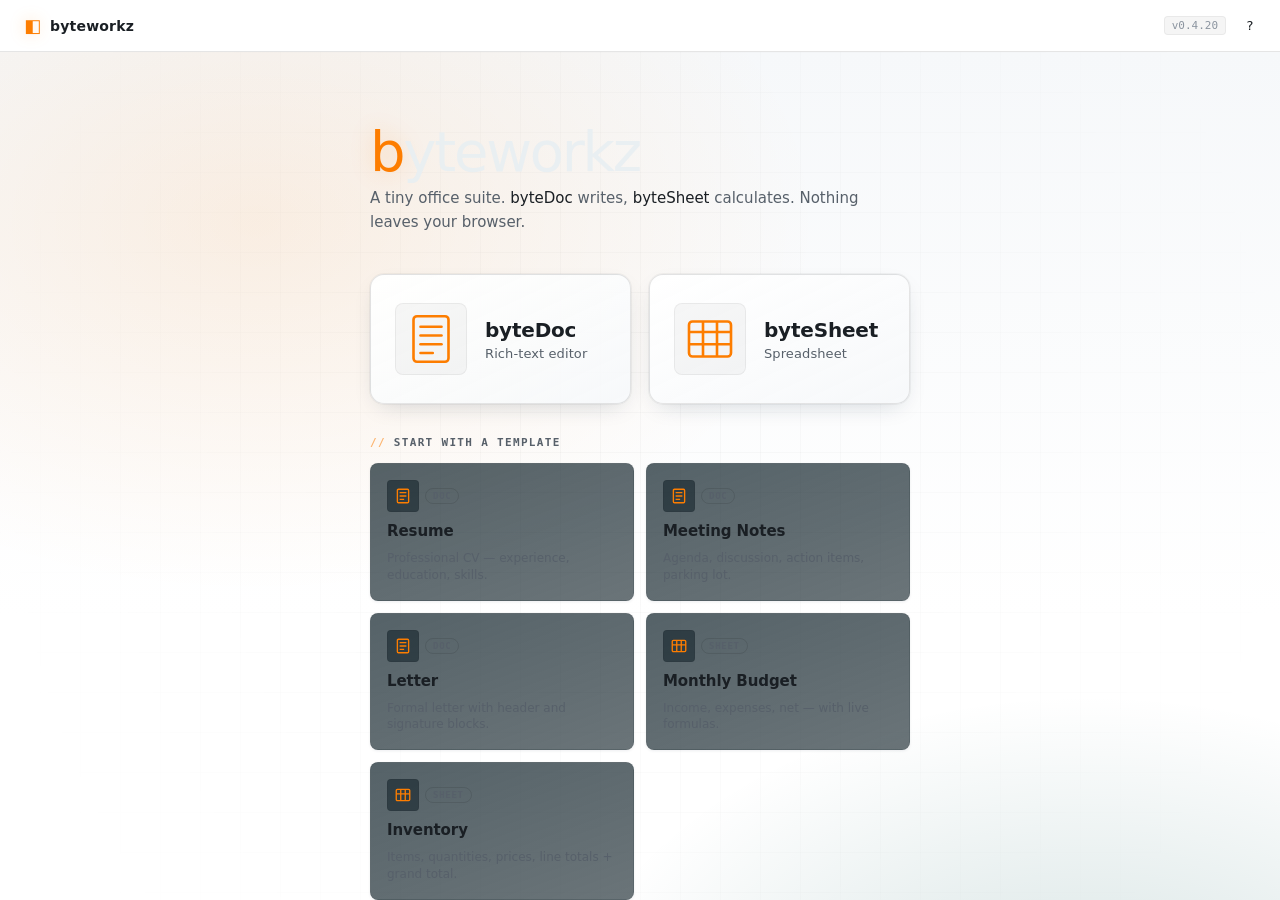
<file: index.html>
<!doctype html>
<html lang="en">
<head>
<meta charset="utf-8">
<meta name="viewport" content="width=device-width,initial-scale=1,viewport-fit=cover">
<meta name="theme-color" content="#06171E" media="(prefers-color-scheme: dark)">
<meta name="theme-color" content="#ffffff" media="(prefers-color-scheme: light)">
<meta name="color-scheme" content="dark light">
<title>byteworkz — a tiny office suite that lives in your browser</title>
<meta name="description" content="byteworkz is a minimal office suite — byteDoc (rich-text editor) plus byteSheet (spreadsheet with formulas, charts, multi-sheet). No accounts, no cloud, no tracking. Pure vanilla JS.">
<meta name="author" content="Stefan Roßkopf (ByteSide.io)">
<meta name="robots" content="index, follow">

<!-- Open Graph + Twitter Card -->
<meta property="og:type" content="website">
<meta property="og:url" content="https://byteworkz.byteside.net/">
<meta property="og:title" content="byteworkz — a tiny office suite that lives in your browser">
<meta property="og:description" content="byteDoc + byteSheet, no accounts, no cloud, no tracking. Everything stays in your browser.">
<meta property="og:site_name" content="byteworkz">
<meta property="og:image" content="https://byteworkz.byteside.net/favicon.svg">
<meta name="twitter:card" content="summary">
<meta name="twitter:title" content="byteworkz">
<meta name="twitter:description" content="byteDoc + byteSheet, no accounts, no cloud, no tracking.">

<link rel="canonical" href="https://byteworkz.byteside.net/">
<link rel="manifest" href="/site.webmanifest">
<link rel="icon" type="image/svg+xml" href="/favicon.svg">

<!-- iOS PWA hooks. iOS prefers PNG apple-touch-icons; SVG works on iOS 16+,
     earlier versions fall back to a page screenshot. Acceptable for v1. -->
<meta name="apple-mobile-web-app-capable" content="yes">
<meta name="apple-mobile-web-app-status-bar-style" content="black-translucent">
<meta name="apple-mobile-web-app-title" content="byteworkz">
<link rel="apple-touch-icon" href="/favicon.svg">

<link rel="stylesheet" href="/styles.css">
<link rel="stylesheet" href="/doc.css">
<link rel="stylesheet" href="/sheet.css">
</head>
<body>

<header class="topbar" id="topbar">
  <button class="brand" data-route="#/" title="byteworkz Hub">
    <span class="brand-mark">◧</span><span class="brand-text">byteworkz</span>
  </button>
  <div class="topbar-center" id="topbar-center"></div>
  <div class="topbar-right" id="topbar-right">
    <span class="topbar-version" id="topbar-version">v0.1</span>
    <button class="btn-icon" id="topbar-about" title="About byteworkz (keyboard help, links)" aria-label="About">?</button>
  </div>
</header>

<main id="app-root">

  <section class="view view-hub" data-view="hub" hidden>
    <div class="hub-inner">
      <h1 class="hub-title">byteworkz</h1>
      <p class="hub-sub">A tiny office suite. <strong>byteDoc</strong> writes, <strong>byteSheet</strong> calculates. Nothing leaves your browser.</p>

      <div class="hub-tiles">
        <button class="hub-tile" data-route="#/doc">
          <div class="hub-tile-icon" data-app="doc">
            <svg viewBox="0 0 32 32" width="56" height="56" aria-hidden="true">
              <rect x="6" y="3" width="20" height="26" rx="2" fill="none" stroke="currentColor" stroke-width="1.5"/>
              <line x1="10" y1="9" x2="22" y2="9" stroke="currentColor" stroke-width="1.5" stroke-linecap="round"/>
              <line x1="10" y1="14" x2="22" y2="14" stroke="currentColor" stroke-width="1.5" stroke-linecap="round"/>
              <line x1="10" y1="19" x2="22" y2="19" stroke="currentColor" stroke-width="1.5" stroke-linecap="round"/>
              <line x1="10" y1="24" x2="17" y2="24" stroke="currentColor" stroke-width="1.5" stroke-linecap="round"/>
            </svg>
          </div>
          <div class="hub-tile-meta">
            <div class="hub-tile-name">byteDoc</div>
            <div class="hub-tile-desc">Rich-text editor</div>
          </div>
        </button>

        <button class="hub-tile" data-route="#/sheet">
          <div class="hub-tile-icon" data-app="sheet">
            <svg viewBox="0 0 32 32" width="56" height="56" aria-hidden="true">
              <rect x="4" y="6" width="24" height="20" rx="2" fill="none" stroke="currentColor" stroke-width="1.5"/>
              <line x1="4" y1="12" x2="28" y2="12" stroke="currentColor" stroke-width="1.5"/>
              <line x1="4" y1="19" x2="28" y2="19" stroke="currentColor" stroke-width="1.5"/>
              <line x1="12" y1="6" x2="12" y2="26" stroke="currentColor" stroke-width="1.5"/>
              <line x1="20" y1="6" x2="20" y2="26" stroke="currentColor" stroke-width="1.5"/>
            </svg>
          </div>
          <div class="hub-tile-meta">
            <div class="hub-tile-name">byteSheet</div>
            <div class="hub-tile-desc">Spreadsheet</div>
          </div>
        </button>
      </div>

      <section class="hub-templates-section" id="hub-templates-section" hidden>
        <h2 class="hub-section-title">Start with a template</h2>
        <div class="hub-templates" id="hub-templates"></div>
      </section>

      <div class="hub-actions">
        <button class="btn-secondary" id="hub-open-file">Open from file…</button>
        <button class="btn-secondary" id="hub-new-doc">+ New byteDoc</button>
        <button class="btn-secondary" id="hub-new-sheet">+ New byteSheet</button>
      </div>

      <section class="hub-recent">
        <h2 class="hub-section-title">Recent</h2>
        <ul class="recent-list" id="recent-list"></ul>
      </section>
    </div>
  </section>

  <section class="view view-doc" data-view="doc" hidden></section>
  <section class="view view-sheet" data-view="sheet" hidden></section>
</main>

<div class="toast-host" id="toast-host" aria-live="polite"></div>
<div class="modal-host" id="modal-host" hidden></div>

<script type="module" src="/app.js"></script>
</body>
</html>
</file>
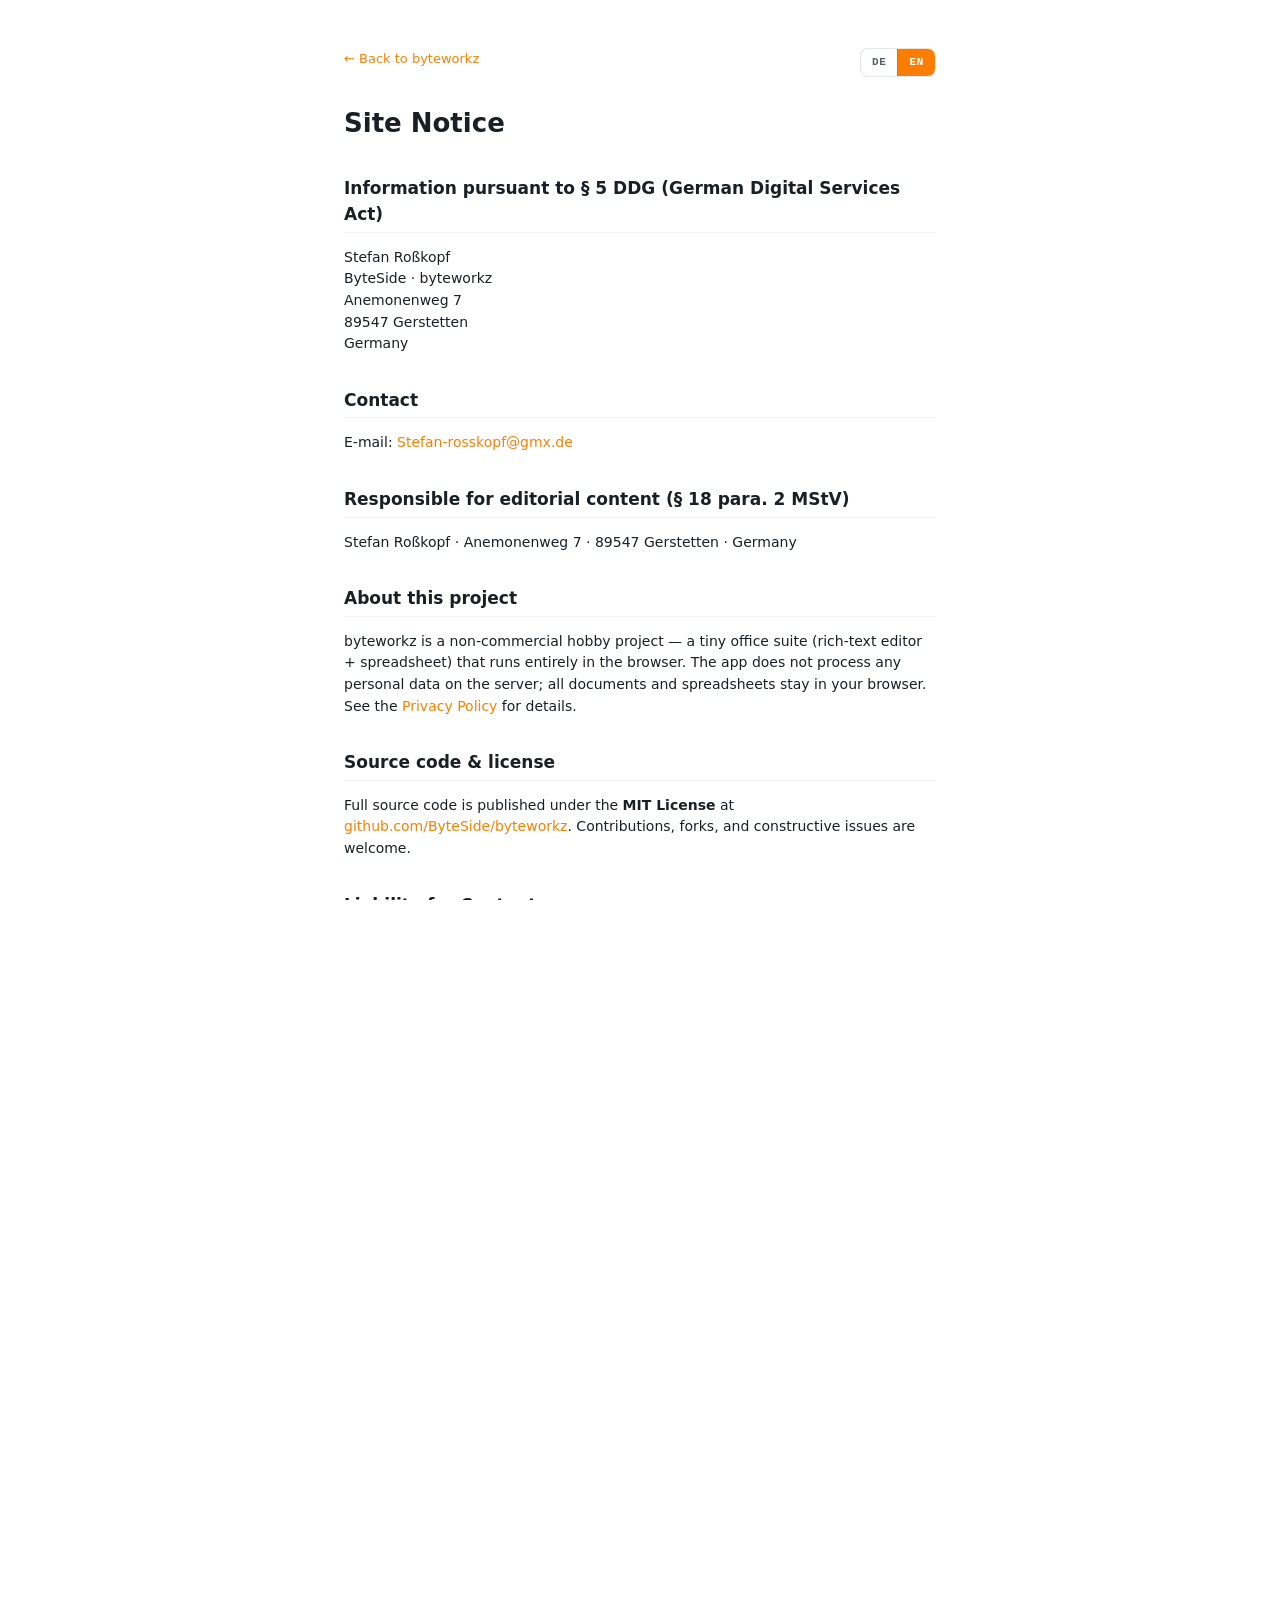
<file: imprint.html>
<!DOCTYPE html>
<html lang="de">
<head>
    <meta charset="UTF-8">
    <meta name="viewport" content="width=device-width, initial-scale=1.0">
    <meta name="theme-color" content="#06171E">
    <meta name="robots" content="index, follow">
    <title>Impressum — byteworkz</title>
    <meta name="page-title-de" content="Impressum — byteworkz">
    <meta name="page-title-en" content="Site Notice — byteworkz">
    <link rel="alternate" hreflang="de" href="/imprint.html?lang=de">
    <link rel="alternate" hreflang="en" href="/imprint.html?lang=en">
    <link rel="icon" type="image/svg+xml" href="/favicon.svg">
    <link rel="stylesheet" href="/styles.css">
</head>
<body class="info-page">
    <main class="info-shell">
        <div class="lang-toggle" role="group" aria-label="Sprache / Language">
            <button type="button" data-lang-set="de" data-active aria-pressed="true" title="Deutsch">DE</button>
            <button type="button" data-lang-set="en" aria-pressed="false" title="English">EN</button>
        </div>

        <a href="/" class="info-back" lang="de">← Zurück zu byteworkz</a>
        <a href="/" class="info-back" lang="en">← Back to byteworkz</a>

        <!-- ════════════ DEUTSCH ════════════ -->
        <section lang="de">
            <h1>Impressum</h1>

            <h2>Angaben gemäß § 5 DDG</h2>
            <p>
                Stefan Roßkopf<br>
                ByteSide · byteworkz<br>
                Anemonenweg 7<br>
                89547 Gerstetten<br>
                Deutschland
            </p>

            <h2>Kontakt</h2>
            <p>
                E-Mail:
                <a href="mailto:Stefan-rosskopf@gmx.de">Stefan-rosskopf@gmx.de</a>
            </p>

            <h2>Verantwortlich für journalistisch-redaktionelle Inhalte nach § 18 Abs. 2 MStV</h2>
            <p>Stefan Roßkopf · Anemonenweg 7 · 89547 Gerstetten · Deutschland</p>

            <h2>Über das Projekt</h2>
            <p>
                byteworkz ist ein nicht-kommerzielles Hobbyprojekt — eine
                kleine Office-Suite (Rich-Text-Editor + Tabellenkalkulation),
                die vollständig im Browser läuft. Die App verarbeitet keine
                personenbezogenen Daten serverseitig; alle Dokumente und
                Tabellen bleiben ausschließlich in Ihrem Browser. Details
                siehe <a href="/privacy.html">Datenschutz</a>.
            </p>

            <h2>Quellcode &amp; Lizenz</h2>
            <p>
                Der vollständige Quellcode steht unter
                <strong>MIT-Lizenz</strong> öffentlich auf
                <a href="https://github.com/ByteSide/byteworkz" target="_blank" rel="noopener noreferrer">GitHub: ByteSide/byteworkz</a>
                zur Verfügung. Mitarbeit, Forks und konstruktive Issues sind
                willkommen.
            </p>

            <h2>Haftung für Inhalte</h2>
            <p>
                Als Diensteanbieter bin ich gemäß § 7 Abs. 1 DDG für eigene
                Inhalte auf diesen Seiten nach den allgemeinen Gesetzen
                verantwortlich. Nach §§ 8 bis 10 DDG bin ich als
                Diensteanbieter jedoch nicht verpflichtet, übermittelte oder
                gespeicherte fremde Informationen zu überwachen oder nach
                Umständen zu forschen, die auf eine rechtswidrige Tätigkeit
                hinweisen. Verpflichtungen zur Entfernung oder Sperrung der
                Nutzung von Informationen nach den allgemeinen Gesetzen
                bleiben hiervon unberührt. Eine diesbezügliche Haftung ist
                jedoch erst ab dem Zeitpunkt der Kenntnis einer konkreten
                Rechtsverletzung möglich. Bei Bekanntwerden von entsprechenden
                Rechtsverletzungen werde ich diese Inhalte umgehend entfernen.
            </p>

            <h2>Haftung für Links</h2>
            <p>
                Diese Website enthält Links zu externen Websites Dritter, auf
                deren Inhalte ich keinen Einfluss habe. Deshalb kann ich für
                diese fremden Inhalte auch keine Gewähr übernehmen. Für die
                Inhalte der verlinkten Seiten ist stets der jeweilige Anbieter
                oder Betreiber der Seiten verantwortlich. Die verlinkten
                Seiten wurden zum Zeitpunkt der Verlinkung auf mögliche
                Rechtsverstöße überprüft. Rechtswidrige Inhalte waren zum
                Zeitpunkt der Verlinkung nicht erkennbar. Eine permanente
                inhaltliche Kontrolle der verlinkten Seiten ist jedoch ohne
                konkrete Anhaltspunkte einer Rechtsverletzung nicht zumutbar.
                Bei Bekanntwerden von Rechtsverletzungen werde ich derartige
                Links umgehend entfernen.
            </p>

            <h2>Urheberrecht</h2>
            <p>
                Der Quellcode dieses Projekts steht unter der MIT-Lizenz
                (siehe oben) und darf entsprechend frei verwendet, kopiert,
                modifiziert und weiterverbreitet werden, solange der
                Copyright-Hinweis erhalten bleibt.
            </p>
            <p>
                Dokumente und Tabellen, die Sie mit byteworkz erstellen und
                lokal speichern, gehören selbstverständlich Ihnen — byteworkz
                erhebt darauf keine Rechte.
            </p>

            <h2>Streitbeilegung und Verbraucherschlichtung</h2>
            <p>
                Diese Website ist ein privates Hobby-Projekt ohne
                kommerziellen Charakter und richtet sich nicht an Verbraucher
                zum Vertragsabschluss.
            </p>
            <p>
                Hinweis nach § 36 VSBG: Ich bin nicht bereit oder
                verpflichtet, an Streitbeilegungsverfahren vor einer
                Verbraucherschlichtungs­stelle teilzunehmen.
            </p>
            <p>
                Die Online-Streitbeilegungsplattform der Europäischen
                Kommission (Art. 14 ODR-VO) wurde am 20. Juli 2025 eingestellt;
                ein verpflichtender Link existiert daher nicht mehr.
            </p>

            <h2>Schriften</h2>
            <p>
                byteworkz verwendet den System-Schrift-Stack des Browsers
                (Inter, -apple-system, Segoe UI, Roboto, …) und lädt
                <strong>keine Schriftarten von externen CDNs</strong>
                (z. B. Google Fonts, fonts.gstatic.com).
            </p>

            <p class="info-foot">
                <a href="/">Start</a> · <a href="/privacy.html">Datenschutz</a> · <a href="https://github.com/ByteSide/byteworkz" target="_blank" rel="noopener noreferrer">GitHub</a>
            </p>
        </section>

        <!-- ════════════ ENGLISH ════════════ -->
        <section lang="en">
            <h1>Site Notice</h1>

            <h2>Information pursuant to § 5 DDG (German Digital Services Act)</h2>
            <p>
                Stefan Roßkopf<br>
                ByteSide · byteworkz<br>
                Anemonenweg 7<br>
                89547 Gerstetten<br>
                Germany
            </p>

            <h2>Contact</h2>
            <p>
                E-mail:
                <a href="mailto:Stefan-rosskopf@gmx.de">Stefan-rosskopf@gmx.de</a>
            </p>

            <h2>Responsible for editorial content (§ 18 para. 2 MStV)</h2>
            <p>Stefan Roßkopf · Anemonenweg 7 · 89547 Gerstetten · Germany</p>

            <h2>About this project</h2>
            <p>
                byteworkz is a non-commercial hobby project — a tiny office
                suite (rich-text editor + spreadsheet) that runs entirely in
                the browser. The app does not process any personal data on
                the server; all documents and spreadsheets stay in your
                browser. See the <a href="/privacy.html">Privacy Policy</a>
                for details.
            </p>

            <h2>Source code &amp; license</h2>
            <p>
                Full source code is published under the
                <strong>MIT License</strong> at
                <a href="https://github.com/ByteSide/byteworkz" target="_blank" rel="noopener noreferrer">github.com/ByteSide/byteworkz</a>.
                Contributions, forks, and constructive issues are welcome.
            </p>

            <h2>Liability for Contents</h2>
            <p>
                As a service provider, I am responsible for my own content on
                these pages in accordance with § 7 paragraph 1 DDG and general
                laws. According to §§ 8 to 10 DDG, however, I am not obligated
                as a service provider to monitor transmitted or stored
                third-party information or to investigate circumstances that
                indicate illegal activity. Obligations to remove or block the
                use of information under general law remain unaffected.
                However, liability in this regard is only possible from the
                point in time at which a concrete infringement of the law
                becomes known. If I become aware of any such infringements,
                I will remove this content immediately.
            </p>

            <h2>Liability for Links</h2>
            <p>
                This website contains links to external third-party websites
                over whose content I have no influence. Therefore, I cannot
                accept any liability for this external content. The respective
                provider or operator of the linked pages is always responsible
                for the content of the linked pages. The linked pages were
                checked for possible legal violations at the time of linking.
                Illegal content was not recognizable at the time of linking.
                However, permanent monitoring of the content of the linked
                pages is not reasonable without concrete evidence of a legal
                violation. If I become aware of any infringements, I will
                remove such links immediately.
            </p>

            <h2>Copyright</h2>
            <p>
                The source code of this project is licensed under the MIT
                license (see above) and may be freely used, copied, modified,
                and redistributed in accordance with that license, as long as
                the copyright notice is preserved.
            </p>
            <p>
                Documents and spreadsheets you create with byteworkz and save
                locally belong, of course, to you — byteworkz claims no
                rights to them.
            </p>

            <h2>Dispute resolution</h2>
            <p>
                This website is a private hobby project of non-commercial
                nature and is not directed at consumers for contractual
                purposes.
            </p>
            <p>
                Notice under § 36 VSBG (German Consumer Dispute Resolution
                Act): I am neither willing nor obligated to participate in
                dispute resolution proceedings before a consumer arbitration
                board.
            </p>
            <p>
                The European Commission's Online Dispute Resolution platform
                (Art. 14 ODR Regulation) was discontinued on July 20, 2025;
                a mandatory link no longer exists.
            </p>

            <h2>Fonts</h2>
            <p>
                byteworkz uses the browser's system font stack (Inter,
                -apple-system, Segoe UI, Roboto, …) and does
                <strong>not</strong> load any fonts from external CDNs (e.g.
                Google Fonts, fonts.gstatic.com).
            </p>

            <p class="info-foot">
                <a href="/">Home</a> · <a href="/privacy.html">Privacy Policy</a> · <a href="https://github.com/ByteSide/byteworkz" target="_blank" rel="noopener noreferrer">GitHub</a>
            </p>
        </section>
    </main>

    <script src="/legal-lang.js" defer></script>
</body>
</html>
</file>
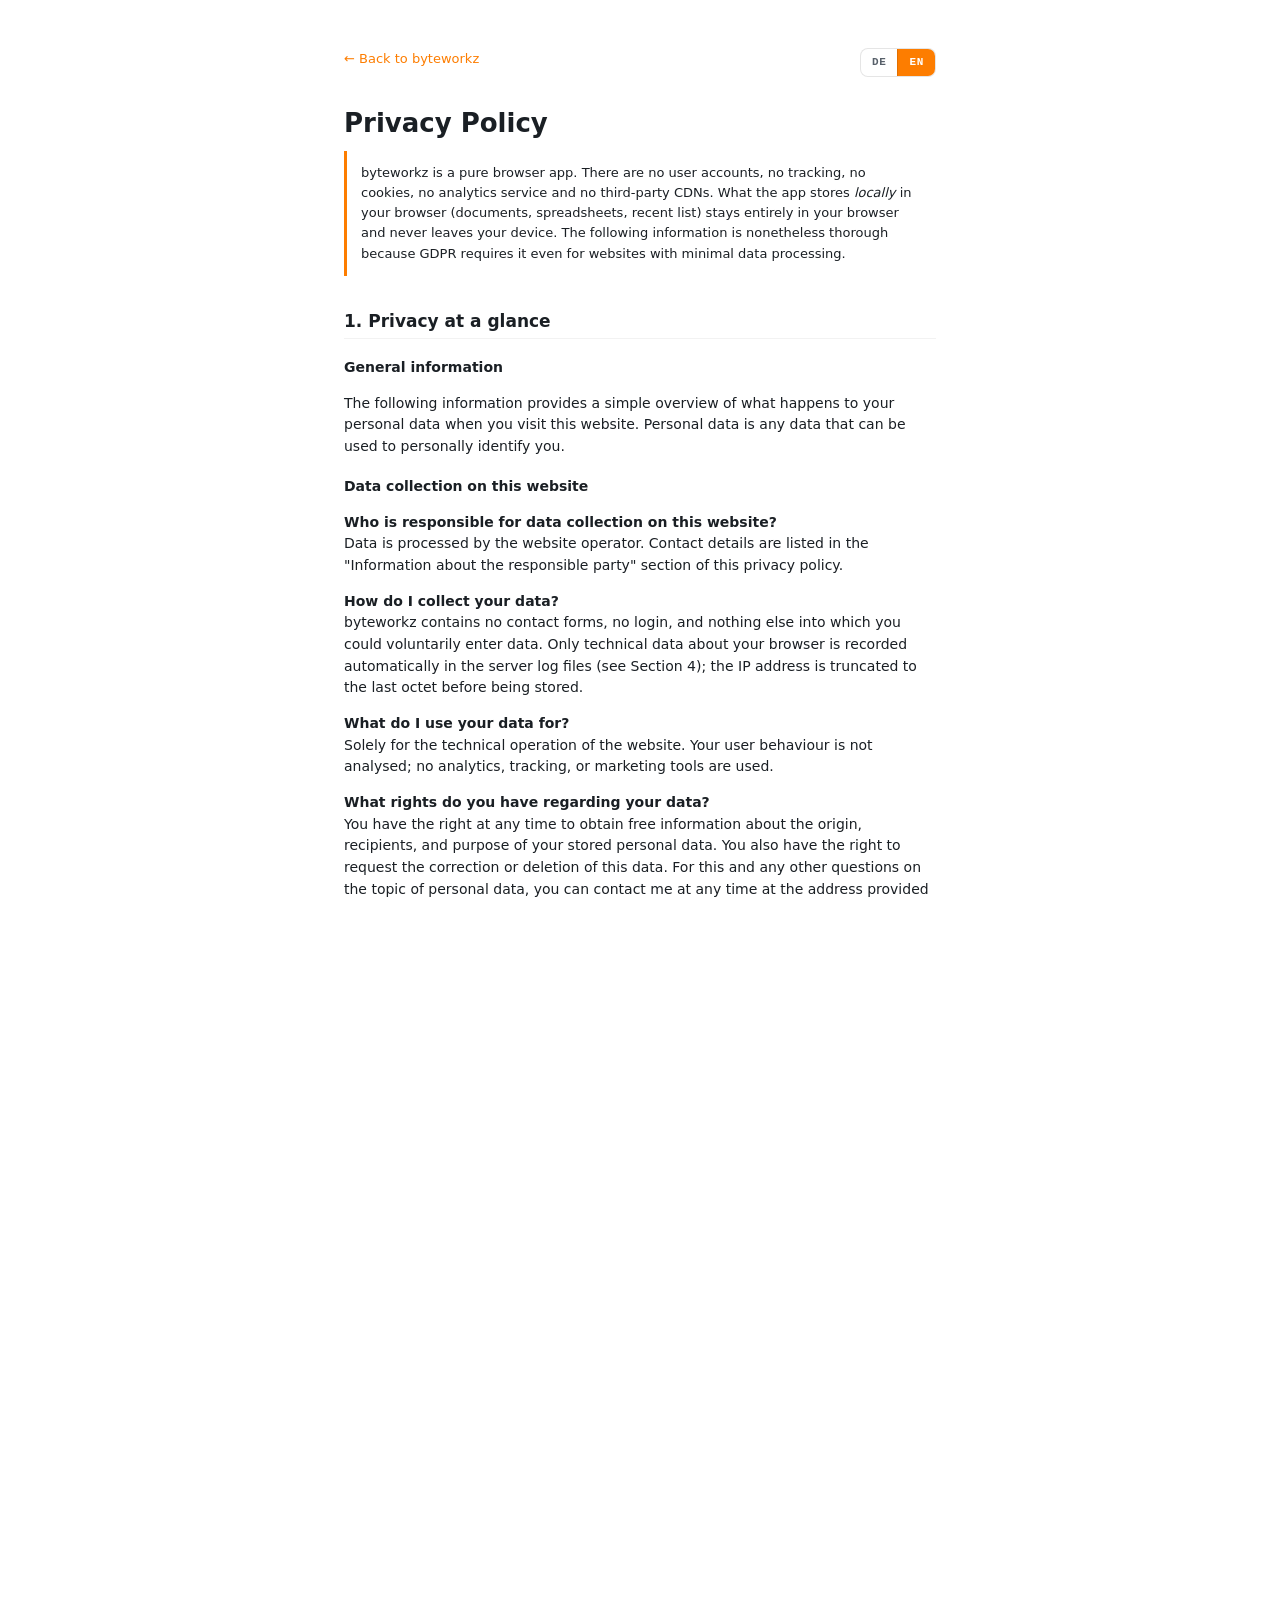
<file: privacy.html>
<!DOCTYPE html>
<html lang="de">
<head>
    <meta charset="UTF-8">
    <meta name="viewport" content="width=device-width, initial-scale=1.0">
    <meta name="theme-color" content="#06171E">
    <meta name="robots" content="index, follow">
    <title>Datenschutz — byteworkz</title>
    <meta name="page-title-de" content="Datenschutz — byteworkz">
    <meta name="page-title-en" content="Privacy Policy — byteworkz">
    <link rel="alternate" hreflang="de" href="/privacy.html?lang=de">
    <link rel="alternate" hreflang="en" href="/privacy.html?lang=en">
    <link rel="icon" type="image/svg+xml" href="/favicon.svg">
    <link rel="stylesheet" href="/styles.css">
</head>
<body class="info-page">
    <main class="info-shell">
        <div class="lang-toggle" role="group" aria-label="Sprache / Language">
            <button type="button" data-lang-set="de" data-active aria-pressed="true" title="Deutsch">DE</button>
            <button type="button" data-lang-set="en" aria-pressed="false" title="English">EN</button>
        </div>

        <a href="/" class="info-back" lang="de">← Zurück zu byteworkz</a>
        <a href="/" class="info-back" lang="en">← Back to byteworkz</a>

        <!-- ════════════ DEUTSCH ════════════ -->
        <section lang="de">
            <h1>Datenschutzerklärung</h1>

            <p class="info-lede">
                byteworkz ist eine reine Browser-App. Es gibt keinen
                Benutzer-Account, kein Tracking, keine Cookies, keinen
                Analyse-Dienst und keine Drittanbieter-CDN. Was die App
                <em>lokal</em> in Ihrem Browser speichert (Dokumente,
                Tabellen, Recent-Liste), bleibt vollständig in Ihrem Browser
                und verlässt Ihr Gerät nicht. Die folgenden Informationen
                sind trotzdem ausführlich, weil die DSGVO sie auch für
                Websites mit minimaler Datenverarbeitung vorschreibt.
            </p>

            <h2>1. Datenschutz auf einen Blick</h2>

            <h3>Allgemeine Hinweise</h3>
            <p>
                Die folgenden Hinweise geben einen einfachen Überblick
                darüber, was mit Ihren personenbezogenen Daten passiert,
                wenn Sie diese Website besuchen. Personenbezogene Daten sind
                alle Daten, mit denen Sie persönlich identifiziert werden
                können.
            </p>

            <h3>Datenerfassung auf dieser Website</h3>
            <p>
                <strong>Wer ist verantwortlich für die Datenerfassung auf dieser Website?</strong><br>
                Die Datenverarbeitung erfolgt durch den Websitebetreiber.
                Dessen Kontaktdaten können Sie dem Abschnitt „Hinweis zur
                Verantwortlichen Stelle" in dieser Datenschutzerklärung
                entnehmen.
            </p>
            <p>
                <strong>Wie erfasse ich Ihre Daten?</strong><br>
                byteworkz enthält weder Kontaktformulare noch Login noch
                Sonstiges, in das Sie freiwillig Daten eintragen könnten.
                Es werden lediglich technische Daten Ihres Browsers
                automatisch in den Server-Log-Dateien erfasst (siehe
                Abschnitt 4), wobei die IP-Adresse vor der Speicherung um
                das letzte Oktett gekürzt wird.
            </p>
            <p>
                <strong>Wofür nutze ich Ihre Daten?</strong><br>
                Ausschließlich zum technischen Betrieb der Website. Eine
                Analyse Ihres Nutzerverhaltens findet nicht statt; es kommen
                keine Analyse-, Tracking- oder Marketing-Tools zum Einsatz.
            </p>
            <p>
                <strong>Welche Rechte haben Sie bezüglich Ihrer Daten?</strong><br>
                Sie haben jederzeit das Recht, unentgeltlich Auskunft über
                Herkunft, Empfänger und Zweck Ihrer gespeicherten
                personenbezogenen Daten zu erhalten. Sie haben außerdem ein
                Recht, die Berichtigung oder Löschung dieser Daten zu
                verlangen. Sie können sich hierfür jederzeit unter der im
                Impressum angegebenen Adresse an mich wenden. Des Weiteren
                steht Ihnen ein Beschwerderecht bei der zuständigen
                Aufsichtsbehörde zu.
            </p>

            <h2>2. Hosting</h2>

            <h3>Hetzner</h3>
            <p>
                Diese Website wird bei Hetzner Online GmbH, Industriestr. 25,
                91710 Gunzenhausen, Deutschland gehostet. Hetzner erhält die
                für den Betrieb der Website technisch notwendigen Daten
                (z. B. Verbindungsdaten zur Auslieferung der Inhalte).
                Details entnehmen Sie der
                <a href="https://www.hetzner.com/de/legal/privacy-policy/" target="_blank" rel="noopener noreferrer">Datenschutzerklärung von Hetzner</a>.
            </p>
            <p>
                Die Verwendung von Hetzner erfolgt auf Grundlage von
                Art. 6 Abs. 1 lit. f DSGVO; ich habe ein berechtigtes
                Interesse an einer möglichst zuverlässigen Auslieferung
                dieser Website.
            </p>
            <p>
                <strong>Auftragsverarbeitung:</strong> Ich habe mit Hetzner
                einen Vertrag über Auftragsverarbeitung (AVV) geschlossen.
                Hierbei handelt es sich um einen datenschutzrechtlich
                vorgeschriebenen Vertrag, der gewährleistet, dass Hetzner
                die personenbezogenen Daten der Websitebesucher nur nach
                meinen Weisungen und unter Einhaltung der DSGVO verarbeitet.
            </p>

            <h2>3. Allgemeine Hinweise und Pflichtinformationen</h2>

            <h3>Datenschutz</h3>
            <p>
                Ich nehme den Schutz Ihrer persönlichen Daten sehr ernst und
                behandle sie vertraulich und entsprechend den gesetzlichen
                Datenschutzvorschriften sowie dieser Datenschutzerklärung.
                Ich weise darauf hin, dass die Datenübertragung im Internet
                (z. B. bei der Kommunikation per E-Mail) Sicherheitslücken
                aufweisen kann. Ein lückenloser Schutz der Daten vor dem
                Zugriff durch Dritte ist nicht möglich.
            </p>

            <h3>Hinweis zur verantwortlichen Stelle</h3>
            <p>
                Verantwortlich für die Datenverarbeitung auf dieser Website ist:
            </p>
            <p>
                Stefan Roßkopf<br>
                Anemonenweg 7<br>
                89547 Gerstetten<br>
                Deutschland<br>
                E-Mail: <a href="mailto:Stefan-rosskopf@gmx.de">Stefan-rosskopf@gmx.de</a>
            </p>
            <p>
                Verantwortliche Stelle ist die natürliche oder juristische
                Person, die allein oder gemeinsam mit anderen über die
                Zwecke und Mittel der Verarbeitung von personenbezogenen
                Daten entscheidet.
            </p>

            <h3>Speicherdauer</h3>
            <p>
                Soweit innerhalb dieser Datenschutzerklärung keine
                speziellere Speicherdauer genannt wurde, verbleiben Ihre
                personenbezogenen Daten bei mir, bis der Zweck für die
                Datenverarbeitung entfällt. Wenn Sie ein berechtigtes
                Löschersuchen geltend machen oder eine Einwilligung zur
                Datenverarbeitung widerrufen, werden Ihre Daten gelöscht,
                sofern keine anderen rechtlich zulässigen Gründe für die
                Speicherung bestehen.
            </p>

            <h3>Empfänger von personenbezogenen Daten</h3>
            <p>
                Außer dem Hosting-Anbieter Hetzner (siehe Abschnitt 2) gibt
                es keine Empfänger Ihrer Daten. byteworkz nutzt keine
                Analyse-Dienste, keine Marketing-Plattformen, keine
                Drittanbieter-CDNs, keine Werbenetzwerke.
            </p>

            <h3>Beschwerderecht bei der zuständigen Aufsichtsbehörde</h3>
            <p>
                Im Falle von Verstößen gegen die DSGVO steht den Betroffenen
                ein Beschwerderecht bei einer Aufsichtsbehörde, insbesondere
                in dem Mitgliedstaat ihres gewöhnlichen Aufenthalts, ihres
                Arbeitsplatzes oder des Orts des mutmaßlichen Verstoßes, zu.
                Für Baden-Württemberg ist dies der
                <a href="https://www.baden-wuerttemberg.datenschutz.de/" target="_blank" rel="noopener noreferrer">Landesbeauftragte für den Datenschutz und die Informationsfreiheit Baden-Württemberg</a>.
            </p>

            <h3>SSL- bzw. TLS-Verschlüsselung</h3>
            <p>
                Diese Seite nutzt aus Sicherheitsgründen und zum Schutz der
                Übertragung eine SSL- bzw. TLS-Verschlüsselung. Eine
                verschlüsselte Verbindung erkennen Sie daran, dass die
                Adresszeile des Browsers von „http://" auf „https://"
                wechselt und an dem Schloss-Symbol in Ihrer Browserzeile.
            </p>

            <h2>4. Datenerfassung auf dieser Website</h2>

            <h3>Cookies</h3>
            <p>
                <strong>byteworkz setzt keine Cookies</strong> — weder eigene
                noch Drittanbieter-Cookies. Ein zentraler Cookie-Banner ist
                deshalb nicht nötig und entfällt bewusst.
            </p>

            <h3>Lokaler Speicher (<code>localStorage</code>)</h3>
            <p>
                byteworkz nutzt den lokalen Speicher Ihres Browsers
                (<code>localStorage</code>), um Ihre Dokumente und Tabellen
                automatisch zu speichern — damit Sie nach einem Browser-
                Neustart genau da weitermachen können, wo Sie aufgehört
                haben. Konkret werden dort abgelegt:
            </p>
            <ul>
                <li>
                    <code>byteworkz.recent</code> — eine Liste der zuletzt
                    geöffneten Dokumente (Titel, ID, App-Typ, Datum) mit
                    maximal 20 Einträgen
                </li>
                <li>
                    <code>byteworkz.docs.&lt;id&gt;</code> — die einzelnen
                    Dokumente und Tabellen mit Ihren Inhalten (Text,
                    Zellwerte, Formeln, eingebettete Bilder als DataURL,
                    Charts, Formatierungen)
                </li>
            </ul>
            <p>
                <strong>Dieser Speicher ist rein lokal und wird zu keinem
                Zeitpunkt an einen Server übertragen.</strong> byteworkz
                hat keinen Backend-Endpoint, der Dokumente entgegennimmt;
                der Webserver liefert ausschließlich statische Dateien aus.
            </p>
            <p>
                <strong>Wie Sie diese Daten löschen können:</strong>
            </p>
            <ul>
                <li>
                    In der App: Auf der Startseite („Hub") jeden Recent-
                    Eintrag einzeln über das ✕-Icon entfernen; das löscht
                    auch das zugehörige Dokument.
                </li>
                <li>
                    Browser-weit: In Ihren Browser-Einstellungen unter
                    „Website-Daten" / „Cookies und Daten von Websites" /
                    „Speicher" können Sie alle lokal gespeicherten Daten
                    für <code>byteworkz.byteside.net</code> komplett löschen.
                </li>
            </ul>
            <p>
                Die Nutzung von localStorage erfolgt ausschließlich, um die
                primäre Funktion der App (Bearbeiten und Speichern von
                Dokumenten) bereitzustellen — es findet keinerlei Verarbeitung
                für Analyse-, Tracking- oder Marketing-Zwecke statt.
            </p>
            <p>
                <em>Hinweis zur Sprachauswahl auf den Rechtsseiten:</em> Die
                Umschaltung zwischen DE und EN auf <code>/imprint.html</code>
                und <code>/privacy.html</code> nutzt einen URL-Parameter
                (<code>?lang=de</code> bzw. <code>?lang=en</code>) und keine
                Cookies oder lokalen Speicher.
            </p>

            <h3>Dokumente und Tabellen, die Sie erstellen</h3>
            <p>
                Während Sie tippen, formatieren oder Formeln eingeben, lebt
                Ihr Dokument zunächst im RAM Ihres Browsers und wird parallel
                in den oben beschriebenen lokalen Speicher geschrieben. Es
                wird zu keinem Zeitpunkt an einen Server übertragen.
            </p>
            <p>
                Beim Klick auf <strong>Save</strong> generiert Ihr Browser
                lokal eine JSON-Datei (bzw. CSV oder HTML beim Export) und
                lädt sie auf Ihre Festplatte. Diese Datei wird ebenfalls
                nicht hochgeladen.
            </p>
            <p>
                Beim Klick auf <strong>Open from file</strong> bzw.
                <strong>Open</strong> liest Ihr Browser lokal eine Datei
                von Ihrer Festplatte ein — die Datei verbleibt
                ausschließlich im Browser und wird zu keinem Zeitpunkt an
                einen Server gesendet.
            </p>
            <p>
                Wenn Sie in einem byteDoc-Dokument ein Bild einfügen, wird
                dieses Bild als DataURL in das JSON-Dokument eingebettet
                und ist Teil der lokal gespeicherten Daten. Auch hier
                erfolgt kein Server-Upload.
            </p>

            <h3>Schriftarten</h3>
            <p>
                byteworkz verwendet den nativen System-Schrift-Stack Ihres
                Browsers (Inter, -apple-system, Segoe UI, Roboto, …). Es
                findet <strong>keine Verbindung zu Drittanbieter-CDNs</strong>
                wie Google Fonts, fonts.gstatic.com oder unpkg.com statt.
                Beim Aufruf der Website wird Ihre IP-Adresse ausschließlich
                an den Hosting-Anbieter Hetzner übermittelt — nicht an Dritte.
            </p>

            <h3>Server-Log-Dateien</h3>
            <p>
                Der Webserver (Caddy) erfasst und speichert automatisch
                Informationen in sogenannten Server-Log-Dateien, die Ihr
                Browser automatisch an mich übermittelt. Dies sind:
            </p>
            <ul>
                <li>Browsertyp und Browserversion</li>
                <li>verwendetes Betriebssystem (aus dem User-Agent)</li>
                <li>Referrer URL</li>
                <li>Uhrzeit der Serveranfrage</li>
                <li>angefragte URL und HTTP-Status-Code</li>
                <li>
                    IP-Adresse — <strong>vor der Speicherung um das letzte
                    Oktett gekürzt</strong> (z. B. <code>91.107.218.0</code>
                    statt <code>91.107.218.123</code>); eine
                    Re-Identifizierung einer konkreten Person ist damit
                    praktisch ausgeschlossen.
                </li>
            </ul>
            <p>
                Eine Zusammenführung dieser Daten mit anderen Datenquellen
                wird nicht vorgenommen. Die Erfassung dieser Daten erfolgt
                auf Grundlage von Art. 6 Abs. 1 lit. f DSGVO; ich habe ein
                berechtigtes Interesse an der technisch fehlerfreien
                Bereitstellung und dem Schutz dieser Website vor
                missbräuchlicher Nutzung.
            </p>
            <p>
                <strong>Speicherdauer:</strong> Die maskierten Access-Logs
                werden regelmäßig (i. d. R. nach 14 Tagen) gelöscht, sobald
                sie für die genannten Zwecke nicht mehr erforderlich sind.
                Eine Auswertung zu Werbe- oder Tracking-Zwecken findet nicht
                statt. Aggregierte Statistiken (z. B. Seitenaufrufe pro Tag)
                werden über GoAccess aus den maskierten Logs erzeugt; sie
                enthalten keine personenbezogenen Daten.
            </p>

            <h3>Anfrage per E-Mail</h3>
            <p>
                Wenn Sie mich per E-Mail kontaktieren (Adresse siehe
                Impressum), wird Ihre Anfrage inklusive aller daraus
                hervorgehenden personenbezogenen Daten (E-Mail-Adresse, Name
                sofern angegeben, Inhalt der Nachricht) zum Zwecke der
                Bearbeitung Ihres Anliegens bei mir gespeichert und
                verarbeitet. Diese Daten gebe ich nicht ohne Ihre
                Einwilligung weiter.
            </p>

            <h3>Externe Verlinkungen</h3>
            <p>
                Diese Website verlinkt aktiv auf die eigenen Rechtsseiten
                (<code>byteworkz.byteside.net/imprint.html</code>,
                <code>byteworkz.byteside.net/privacy.html</code>) und auf die
                <a href="https://github.com/ByteSide/byteworkz" target="_blank" rel="noopener noreferrer">Quellcode-Repository auf GitHub</a>,
                die <a href="https://www.hetzner.com/de/legal/privacy-policy/" target="_blank" rel="noopener noreferrer">Hetzner-Datenschutzerklärung</a>
                und die <a href="https://www.baden-wuerttemberg.datenschutz.de/" target="_blank" rel="noopener noreferrer">Aufsichtsbehörde BW</a>
                (in dieser Erklärung). Diese externen Links werden erst bei
                Ihrem aktiven Klick aufgerufen; bis dahin findet keine
                Datenübertragung an diese Drittanbieter statt. Alle externen
                Links sind mit <code>rel="noopener noreferrer"</code>
                ausgestattet.
            </p>
            <p>
                <strong>Hinweis zu GitHub:</strong> Wenn Sie auf den GitHub-
                Link klicken, gelten die Datenschutzbestimmungen von GitHub
                Inc. (USA). Ich habe keinen Einfluss auf die dort
                stattfindende Datenverarbeitung.
            </p>

            <h2>Stand</h2>
            <p>Stand dieser Datenschutzerklärung: 15. Mai 2026.</p>

            <p class="info-foot">
                <a href="/">Start</a> · <a href="/imprint.html">Impressum</a> · <a href="https://github.com/ByteSide/byteworkz" target="_blank" rel="noopener noreferrer">GitHub</a>
            </p>
        </section>

        <!-- ════════════ ENGLISH ════════════ -->
        <section lang="en">
            <h1>Privacy Policy</h1>

            <p class="info-lede">
                byteworkz is a pure browser app. There are no user accounts,
                no tracking, no cookies, no analytics service and no
                third-party CDNs. What the app stores <em>locally</em> in
                your browser (documents, spreadsheets, recent list) stays
                entirely in your browser and never leaves your device. The
                following information is nonetheless thorough because GDPR
                requires it even for websites with minimal data processing.
            </p>

            <h2>1. Privacy at a glance</h2>

            <h3>General information</h3>
            <p>
                The following information provides a simple overview of what
                happens to your personal data when you visit this website.
                Personal data is any data that can be used to personally
                identify you.
            </p>

            <h3>Data collection on this website</h3>
            <p>
                <strong>Who is responsible for data collection on this website?</strong><br>
                Data is processed by the website operator. Contact details
                are listed in the "Information about the responsible party"
                section of this privacy policy.
            </p>
            <p>
                <strong>How do I collect your data?</strong><br>
                byteworkz contains no contact forms, no login, and nothing
                else into which you could voluntarily enter data. Only
                technical data about your browser is recorded automatically
                in the server log files (see Section 4); the IP address is
                truncated to the last octet before being stored.
            </p>
            <p>
                <strong>What do I use your data for?</strong><br>
                Solely for the technical operation of the website. Your user
                behaviour is not analysed; no analytics, tracking, or
                marketing tools are used.
            </p>
            <p>
                <strong>What rights do you have regarding your data?</strong><br>
                You have the right at any time to obtain free information
                about the origin, recipients, and purpose of your stored
                personal data. You also have the right to request the
                correction or deletion of this data. For this and any other
                questions on the topic of personal data, you can contact me
                at any time at the address provided in the site notice.
                You also have the right to lodge a complaint with the
                competent supervisory authority.
            </p>

            <h2>2. Hosting</h2>

            <h3>Hetzner</h3>
            <p>
                This website is hosted at Hetzner Online GmbH,
                Industriestr. 25, 91710 Gunzenhausen, Germany. Hetzner
                receives the data technically required to deliver the
                website (e.g., connection data). For details see the
                <a href="https://www.hetzner.com/legal/privacy-policy/" target="_blank" rel="noopener noreferrer">Hetzner privacy policy</a>.
            </p>
            <p>
                The use of Hetzner is based on Art. 6(1)(f) GDPR; I have a
                legitimate interest in ensuring the most reliable delivery
                of this website.
            </p>
            <p>
                <strong>Data processing agreement:</strong> I have concluded
                a data-processing agreement (DPA) with Hetzner. This is a
                contract required by data-protection law to ensure that
                Hetzner processes the personal data of website visitors only
                according to my instructions and in compliance with the GDPR.
            </p>

            <h2>3. General notes and mandatory information</h2>

            <h3>Note about the responsible party</h3>
            <p>The party responsible for processing data on this website is:</p>
            <p>
                Stefan Roßkopf<br>
                Anemonenweg 7<br>
                89547 Gerstetten<br>
                Germany<br>
                E-mail: <a href="mailto:Stefan-rosskopf@gmx.de">Stefan-rosskopf@gmx.de</a>
            </p>

            <h3>Recipients of personal data</h3>
            <p>
                Apart from the hosting provider Hetzner (see Section 2),
                there are no recipients of your data. byteworkz uses no
                analytics services, no marketing platforms, no third-party
                CDNs, no advertising networks.
            </p>

            <h3>Right to lodge a complaint with the competent supervisory authority</h3>
            <p>
                In the event of violations of the GDPR, data subjects have
                the right to lodge a complaint with a supervisory authority.
                For Baden-Württemberg this is the
                <a href="https://www.baden-wuerttemberg.datenschutz.de/" target="_blank" rel="noopener noreferrer">Landesbeauftragte für den Datenschutz und die Informationsfreiheit Baden-Württemberg</a>.
            </p>

            <h3>SSL / TLS encryption</h3>
            <p>
                For security reasons and to protect the transmission of
                content, this site uses SSL/TLS encryption. You can
                recognise an encrypted connection by the fact that the
                browser's address bar changes from "http://" to "https://"
                and by the lock symbol in your browser bar.
            </p>

            <h2>4. Data collection on this website</h2>

            <h3>Cookies</h3>
            <p>
                <strong>byteworkz sets no cookies</strong> — neither
                first-party nor third-party. A central cookie banner is
                therefore not necessary and is deliberately omitted.
            </p>

            <h3>Local storage (<code>localStorage</code>)</h3>
            <p>
                byteworkz uses your browser's local storage
                (<code>localStorage</code>) to automatically save your
                documents and spreadsheets — so that you can pick up where
                you left off after a browser restart. Specifically, the
                following keys are stored:
            </p>
            <ul>
                <li>
                    <code>byteworkz.recent</code> — a list of recently
                    opened documents (title, ID, app type, date), capped at
                    20 entries
                </li>
                <li>
                    <code>byteworkz.docs.&lt;id&gt;</code> — the individual
                    documents and spreadsheets with your content (text,
                    cell values, formulas, embedded images as DataURL,
                    charts, formatting)
                </li>
            </ul>
            <p>
                <strong>This storage is purely local and is never
                transmitted to a server.</strong> byteworkz has no backend
                endpoint that receives documents; the web server serves
                static files only.
            </p>
            <p>
                <strong>How to delete this data:</strong>
            </p>
            <ul>
                <li>
                    In the app: on the start page ("Hub"), remove individual
                    Recent entries via the ✕ icon; this also deletes the
                    associated document.
                </li>
                <li>
                    Browser-wide: in your browser settings under "Site
                    data" / "Cookies and site data" / "Storage" you can
                    completely delete all locally stored data for
                    <code>byteworkz.byteside.net</code>.
                </li>
            </ul>
            <p>
                Use of localStorage is exclusively for providing the
                app's primary function (editing and saving documents);
                there is no processing for analytics, tracking, or
                marketing purposes.
            </p>
            <p>
                <em>Note on language selection on the legal pages:</em>
                Toggling between DE and EN on <code>/imprint.html</code>
                and <code>/privacy.html</code> uses a URL parameter
                (<code>?lang=de</code> or <code>?lang=en</code>) and no
                cookies or local storage.
            </p>

            <h3>Documents and spreadsheets you create</h3>
            <p>
                While you type, format, or enter formulas, your document
                first lives in your browser's RAM and is also written to
                local storage as described above. It is never transmitted
                to a server.
            </p>
            <p>
                When you click <strong>Save</strong>, your browser locally
                generates a JSON file (or CSV / HTML on export) and
                downloads it to your hard drive. This file is also not
                uploaded.
            </p>
            <p>
                When you click <strong>Open from file</strong> or
                <strong>Open</strong>, your browser reads a file locally
                from your hard drive — the file stays in your browser and
                is never sent to a server.
            </p>
            <p>
                If you insert an image into a byteDoc document, that image
                is embedded as a DataURL in the JSON document and forms
                part of the locally stored data. Here, too, no server
                upload takes place.
            </p>

            <h3>Fonts</h3>
            <p>
                byteworkz uses your browser's native system font stack
                (Inter, -apple-system, Segoe UI, Roboto, …). It makes
                <strong>no connections to third-party CDNs</strong> such as
                Google Fonts, fonts.gstatic.com, or unpkg.com. When you
                load the website, your IP address is transmitted only to
                the hosting provider Hetzner — not to any third party.
            </p>

            <h3>Server log files</h3>
            <p>
                The web server (Caddy) automatically collects and stores
                information in so-called server log files, which your
                browser automatically transmits to me. These are:
            </p>
            <ul>
                <li>browser type and version</li>
                <li>operating system used (from the user-agent)</li>
                <li>referrer URL</li>
                <li>time of the server request</li>
                <li>requested URL and HTTP status code</li>
                <li>
                    IP address — <strong>truncated by the last octet before
                    storage</strong> (e.g. <code>91.107.218.0</code> instead
                    of <code>91.107.218.123</code>); re-identification of a
                    specific person is thus practically impossible.
                </li>
            </ul>
            <p>
                This data is not merged with other data sources. The
                collection is based on Art. 6(1)(f) GDPR; I have a
                legitimate interest in the technically error-free
                provision and protection of this website against misuse.
            </p>
            <p>
                <strong>Retention:</strong> The masked access logs are
                regularly deleted (typically after 14 days) once they are
                no longer needed for the purposes stated. They are not
                evaluated for advertising or tracking. Aggregated
                statistics (e.g. page views per day) generated by GoAccess
                from the masked logs contain no personal data.
            </p>

            <h3>Inquiries by email</h3>
            <p>
                If you contact me by email (address see Site Notice), your
                request, including all personal data (email address, name
                if provided, content of the message), will be stored and
                processed by me for the purpose of handling your inquiry.
                I do not pass on this data without your consent.
            </p>

            <h3>External links</h3>
            <p>
                This website actively links to its own legal pages
                (<code>byteworkz.byteside.net/imprint.html</code>,
                <code>byteworkz.byteside.net/privacy.html</code>) and to
                the <a href="https://github.com/ByteSide/byteworkz" target="_blank" rel="noopener noreferrer">source-code repository on GitHub</a>,
                the <a href="https://www.hetzner.com/legal/privacy-policy/" target="_blank" rel="noopener noreferrer">Hetzner privacy policy</a>,
                and the <a href="https://www.baden-wuerttemberg.datenschutz.de/" target="_blank" rel="noopener noreferrer">supervisory authority BW</a>
                (in this policy). These external links are only contacted
                when you actively click on them; until then, no data is
                transmitted to these third parties. All external links use
                <code>rel="noopener noreferrer"</code>.
            </p>
            <p>
                <strong>Note on GitHub:</strong> If you click the GitHub
                link, the privacy policy of GitHub Inc. (USA) applies. I
                have no influence on the data processing that takes place
                there.
            </p>

            <h2>Last update</h2>
            <p>This privacy policy was last updated on May 15, 2026.</p>

            <p class="info-foot">
                <a href="/">Home</a> · <a href="/imprint.html">Site Notice</a> · <a href="https://github.com/ByteSide/byteworkz" target="_blank" rel="noopener noreferrer">GitHub</a>
            </p>
        </section>
    </main>

    <script src="/legal-lang.js" defer></script>
</body>
</html>
</file>
<file: styles.css>
/* byteworkz — Shared shell, hub, topbar, widgets.
 * Voidcore-aligned dark tokens (mirrored from bytepaint), ByteSide orange accent.
 * Per-app styles live in doc.css + sheet.css.
 */

/* ============================================================
   THEME TOKENS — dark default, light variant via data-theme attribute
   and prefers-color-scheme media query.
   ------------------------------------------------------------
   Resolution order:
     1. `data-theme="dark"` on <html> → explicit dark (overrides OS)
     2. `data-theme="light"` on <html> → explicit light (overrides OS)
     3. no attribute → follows prefers-color-scheme media query
   Default: dark (matches the brand identity and our v0.x history).
   ============================================================ */
:root {
    color-scheme: dark;
    /* Surfaces — palette mirrors voidcore tokens.css */
    --bg: #06171E;          /* Deep Navy — brand canonical */
    --bg-2: #030a0d;
    --fg: #e8eef1;
    --fg-muted: #9aa8ae;
    --fg-dim: #6a787e;
    --border: rgba(255, 255, 255, 0.10);
    --border-soft: rgba(255, 255, 255, 0.06);
    --border-strong: rgba(255, 255, 255, 0.14);
    --surface: #0f1f26;
    --surface-2: #14262e;
    --surface-3: #1b3038;
    --surface-glass: rgba(15, 31, 38, 0.78);    /* topbar / sticky chrome */
    --surface-elev: rgba(20, 38, 46, 0.92);     /* lifted cards on wallpaper */

    /* Theme-flipped UI primitives — referenced by gradients/inputs/grids
     * that otherwise hard-coded rgba(0,0,0,X) or rgba(255,255,255,X). */
    --input-bg: rgba(0, 0, 0, 0.25);
    --inset-highlight: rgba(255, 255, 255, 0.04);
    --tile-grad-a: rgba(20, 38, 46, 0.85);
    --tile-grad-b: rgba(15, 31, 38, 0.78);
    --grid-line: rgba(255, 255, 255, 0.020);
    --code-bg: var(--bg-2);
    --backdrop: rgba(3, 10, 13, 0.55);
    --chip-bg: rgba(0, 0, 0, 0.25);
    --chip-bg-strong: rgba(0, 0, 0, 0.35);

    /* Brand */
    --accent: #FD7D00;
    --accent-2: #ff9933;
    --accent-dark: #B35A00;
    --accent-fg: #ffffff;
    --accent-dim: rgba(253, 125, 0, 0.18);
    --accent-glow: rgba(253, 125, 0, 0.32);
    --teal: #015351;
    --teal-glow: rgba(1, 83, 81, 0.30);

    /* Status */
    --danger: #ff5f57;
    --ok: #6bd968;

    /* Layout */
    --topbar-h: 52px;

    /* Radii — bumped from 4/8 to 6/10/14 for a more modern feel */
    --radius-sm: 4px;
    --radius: 8px;
    --radius-lg: 14px;
    --radius-xl: 20px;

    /* Motion */
    --t-fast: 120ms cubic-bezier(0.4, 0, 0.2, 1);
    --t-norm: 200ms cubic-bezier(0.4, 0, 0.2, 1);
    --t-soft: 280ms cubic-bezier(0.2, 0.8, 0.2, 1);

    /* Elevation */
    --shadow-1: 0 2px 8px rgba(0,0,0,0.25);
    --shadow-2: 0 10px 30px -10px rgba(0,0,0,0.55), 0 0 0 1px rgba(255,255,255,0.04);
    --shadow-3: 0 30px 80px -20px rgba(0,0,0,0.75), 0 10px 30px -10px rgba(0,0,0,0.5), 0 0 0 1px rgba(255,255,255,0.05);

    --mono: 'JetBrains Mono', ui-monospace, SFMono-Regular, Menlo, Consolas, monospace;
    --sans: 'Inter', -apple-system, BlinkMacSystemFont, "Segoe UI", Roboto, system-ui, sans-serif;
}

/* Light palette — applied via OS preference (no data-theme set) OR via
 * explicit data-theme="light" override. The two selectors duplicate the
 * same overrides because CSS doesn't allow nesting an @media inside a
 * non-@media selector without preprocessor. Keep them in sync. */
@media (prefers-color-scheme: light) {
    :root:not([data-theme="dark"]) {
        color-scheme: light;
        --bg: #ffffff;
        --bg-2: #f6f8fa;
        --fg: #1a1f24;
        --fg-muted: #57606a;
        --fg-dim: #8c95a0;
        --border: rgba(0, 0, 0, 0.10);
        --border-soft: rgba(0, 0, 0, 0.05);
        --border-strong: rgba(0, 0, 0, 0.14);
        --surface: #ffffff;
        --surface-2: #f0f3f5;
        --surface-3: #e5e9ec;
        --surface-glass: rgba(255, 255, 255, 0.82);
        --surface-elev: rgba(255, 255, 255, 0.96);

        --input-bg: rgba(0, 0, 0, 0.03);
        --inset-highlight: rgba(255, 255, 255, 0.55);
        --tile-grad-a: rgba(255, 255, 255, 0.95);
        --tile-grad-b: rgba(246, 248, 250, 0.90);
        --grid-line: rgba(0, 0, 0, 0.025);
        --code-bg: #f4f6f8;
        --backdrop: rgba(20, 30, 40, 0.40);
        --chip-bg: rgba(0, 0, 0, 0.04);
        --chip-bg-strong: rgba(0, 0, 0, 0.07);

        --accent-dim: rgba(253, 125, 0, 0.12);
        --accent-glow: rgba(253, 125, 0, 0.24);
        --teal-glow: rgba(1, 83, 81, 0.18);

        --shadow-1: 0 1px 3px rgba(20, 40, 60, 0.08);
        --shadow-2: 0 8px 24px -10px rgba(20, 40, 60, 0.22), 0 0 0 1px rgba(0,0,0,0.04);
        --shadow-3: 0 28px 70px -16px rgba(20, 40, 60, 0.30), 0 10px 28px -10px rgba(20, 40, 60, 0.22), 0 0 0 1px rgba(0,0,0,0.05);
    }
}
:root[data-theme="light"] {
    color-scheme: light;
    --bg: #ffffff;
    --bg-2: #f6f8fa;
    --fg: #1a1f24;
    --fg-muted: #57606a;
    --fg-dim: #8c95a0;
    --border: rgba(0, 0, 0, 0.10);
    --border-soft: rgba(0, 0, 0, 0.05);
    --border-strong: rgba(0, 0, 0, 0.14);
    --surface: #ffffff;
    --surface-2: #f0f3f5;
    --surface-3: #e5e9ec;
    --surface-glass: rgba(255, 255, 255, 0.82);
    --surface-elev: rgba(255, 255, 255, 0.96);

    --input-bg: rgba(0, 0, 0, 0.03);
    --inset-highlight: rgba(255, 255, 255, 0.55);
    --tile-grad-a: rgba(255, 255, 255, 0.95);
    --tile-grad-b: rgba(246, 248, 250, 0.90);
    --grid-line: rgba(0, 0, 0, 0.025);
    --code-bg: #f4f6f8;
    --backdrop: rgba(20, 30, 40, 0.40);
    --chip-bg: rgba(0, 0, 0, 0.04);
    --chip-bg-strong: rgba(0, 0, 0, 0.07);

    --accent-dim: rgba(253, 125, 0, 0.12);
    --accent-glow: rgba(253, 125, 0, 0.24);
    --teal-glow: rgba(1, 83, 81, 0.18);

    --shadow-1: 0 1px 3px rgba(20, 40, 60, 0.08);
    --shadow-2: 0 8px 24px -10px rgba(20, 40, 60, 0.22), 0 0 0 1px rgba(0,0,0,0.04);
    --shadow-3: 0 28px 70px -16px rgba(20, 40, 60, 0.30), 0 10px 28px -10px rgba(20, 40, 60, 0.22), 0 0 0 1px rgba(0,0,0,0.05);
}
@media (prefers-reduced-motion: reduce) {
    :root { --t-fast: 0ms; --t-norm: 0ms; --t-soft: 0ms; }
    *, *::before, *::after {
        animation-duration: 0.001ms !important;
        animation-iteration-count: 1 !important;
        transition-duration: 0.001ms !important;
    }
}

* { box-sizing: border-box; }
*:focus-visible { outline: 2px solid var(--accent); outline-offset: 1px; }

html, body {
    margin: 0; padding: 0;
    font-family: var(--sans);
    font-size: 14px;
    color: var(--fg);
    background: var(--bg);
    height: 100%;
    overflow: hidden;
}

a { color: var(--accent); text-decoration: none; }
a:hover { text-decoration: underline; }
button { font: inherit; color: inherit; }

/* ---------------- Topbar ---------------- */

.topbar {
    height: var(--topbar-h);
    display: flex; align-items: center;
    padding: 0 14px;
    background: var(--surface-glass);
    backdrop-filter: blur(14px) saturate(140%);
    -webkit-backdrop-filter: blur(14px) saturate(140%);
    border-bottom: 1px solid var(--border);
    gap: 12px;
    position: sticky; top: 0; z-index: 50;
}
@supports not (backdrop-filter: blur(1px)) {
    .topbar { background: var(--surface); }
}
.brand {
    display: inline-flex; align-items: center; gap: 9px;
    background: transparent; border: 0; cursor: pointer;
    padding: 6px 10px; border-radius: var(--radius);
    color: var(--fg);
    transition: background var(--t-fast);
}
.brand:hover { background: var(--surface-2); }
.brand-mark {
    color: var(--accent);
    font-size: 18px;
    line-height: 1;
    filter: drop-shadow(0 0 8px var(--accent-glow));
}
.brand-text { font-weight: 600; letter-spacing: 0.2px; font-size: 14px; }
.topbar-center { flex: 1; display: flex; align-items: center; gap: 8px; min-width: 0; }
.topbar-right { display: flex; align-items: center; gap: 8px; }
.topbar-version {
    font-family: var(--mono); font-size: 11px; color: var(--fg-dim);
    padding: 2px 7px;
    border: 1px solid var(--border-soft);
    border-radius: var(--radius-sm);
    background: var(--chip-bg);
}

.doc-title-input {
    background: transparent; border: 1px solid transparent;
    color: var(--fg); font: inherit;
    padding: 4px 8px; border-radius: var(--radius);
    min-width: 120px; max-width: 360px;
    text-overflow: ellipsis;
}
.doc-title-input:hover { background: var(--surface-2); }
.doc-title-input:focus { background: var(--bg); border-color: var(--border); outline: none; }

.save-indicator {
    font-size: 14px;
    color: var(--fg-dim);
    padding: 0 4px;
    line-height: 1;
    transition: color var(--t-norm);
    display: inline-block;
}
.save-indicator[data-state="idle"]   { color: var(--fg-dim); }
.save-indicator[data-state="saving"] {
    color: var(--accent);
    animation: indicator-pulse 1.1s ease-in-out infinite;
    text-shadow: 0 0 8px var(--accent-glow);
}
.save-indicator[data-state="saved"] {
    color: var(--ok);
    animation: indicator-pop .38s cubic-bezier(0.2, 0.8, 0.2, 1);
}
.save-indicator[data-state="error"] {
    color: var(--danger);
    animation: indicator-shake .35s ease-in-out;
}
@keyframes indicator-pulse {
    0%, 100% { opacity: 1; transform: scale(1); }
    50%      { opacity: 0.45; transform: scale(0.85); }
}
@keyframes indicator-pop {
    0%   { transform: scale(0.4); opacity: 0; }
    55%  { transform: scale(1.3); opacity: 1; }
    100% { transform: scale(1);   opacity: 1; }
}
@keyframes indicator-shake {
    0%, 100% { transform: translateX(0); }
    25%      { transform: translateX(-3px); }
    75%      { transform: translateX(3px); }
}

/* ---------------- Main ---------------- */

#app-root {
    height: calc(100% - var(--topbar-h));
    overflow: hidden;
    position: relative;
}
.view {
    position: absolute; inset: 0;
    overflow: auto;
    display: flex; flex-direction: column;
}
.view[hidden] { display: none; }

/* ---------------- Hub ---------------- */

/* Hub wallpaper — two radial gradients (orange top-left, teal bottom-right)
 * layered over a subtle gridded base. Mirrors the voidcore wallpaper feel
 * but adapted for a standalone single-page app. The grid is masked to fade
 * outward so it never visually competes with content. */
.view-hub {
    background:
        radial-gradient(ellipse 80% 60% at 20% 15%, rgba(253,125,0,0.10), transparent 55%),
        radial-gradient(ellipse 70% 55% at 85% 90%, rgba(1,83,81,0.18), transparent 60%),
        linear-gradient(180deg, var(--bg-2) 0%, var(--bg) 50%, var(--bg) 100%);
    overflow-y: auto;
    position: relative;
}
.view-hub::before {
    content: "";
    position: absolute; inset: 0;
    background-image:
        linear-gradient(var(--grid-line) 1px, transparent 1px),
        linear-gradient(90deg, var(--grid-line) 1px, transparent 1px);
    background-size: 40px 40px;
    -webkit-mask-image: radial-gradient(ellipse at 50% 35%, black 10%, transparent 75%);
            mask-image: radial-gradient(ellipse at 50% 35%, black 10%, transparent 75%);
    pointer-events: none;
}
.hub-inner {
    max-width: 920px;
    margin: 0 auto;
    padding: 72px 32px 64px;
    position: relative;     /* over the ::before grid */
}
.hub-title {
    font-size: 56px;
    font-weight: 200;
    margin: 0 0 6px;
    letter-spacing: -0.04em;
    line-height: 1;
    color: rgba(232, 238, 241, 0.95);
}
.hub-title::first-letter {
    color: var(--accent);
    text-shadow: 0 0 24px var(--accent-glow);
}
.hub-sub {
    color: var(--fg-muted);
    margin: 0 0 40px;
    max-width: 540px;
    font-size: 15px;
    line-height: 1.6;
}
.hub-sub strong { color: var(--fg); font-weight: 500; }

.hub-tiles {
    display: grid;
    grid-template-columns: 1fr 1fr;
    gap: 18px;
    margin-bottom: 32px;
}
.hub-tile {
    position: relative;
    display: flex; align-items: center; gap: 18px;
    padding: 28px 24px;
    background: linear-gradient(155deg, var(--tile-grad-a), var(--tile-grad-b));
    border: 1px solid var(--border);
    border-radius: var(--radius-lg);
    color: var(--fg);
    cursor: pointer;
    text-align: left;
    transition: transform var(--t-soft), border-color var(--t-norm), box-shadow var(--t-soft), background var(--t-norm);
    box-shadow: var(--shadow-2);
    overflow: hidden;
}
/* Hover halo on the top edge — subtle orange glow that hints at the accent */
.hub-tile::before {
    content: "";
    position: absolute; inset: 0;
    border-radius: inherit;
    background: radial-gradient(ellipse 60% 80% at 50% -20%, var(--accent-glow), transparent 60%);
    opacity: 0;
    transition: opacity var(--t-soft);
    pointer-events: none;
}
.hub-tile:hover {
    border-color: rgba(253, 125, 0, 0.30);
    transform: translateY(-3px);
    box-shadow:
        0 30px 80px -20px rgba(0,0,0,0.75),
        0 10px 30px -10px rgba(0,0,0,0.5),
        0 0 0 1px rgba(253, 125, 0, 0.25);
}
.hub-tile:hover::before { opacity: 1; }
.hub-tile:active { transform: translateY(-1px); }
.hub-tile-icon {
    width: 72px; height: 72px;
    display: flex; align-items: center; justify-content: center;
    background: var(--input-bg);
    border: 1px solid var(--border-soft);
    border-radius: var(--radius);
    color: var(--accent);
    flex-shrink: 0;
    transition: background var(--t-norm), border-color var(--t-norm), transform var(--t-soft);
    filter: drop-shadow(0 0 0 transparent);
}
.hub-tile:hover .hub-tile-icon {
    background: rgba(253, 125, 0, 0.10);
    border-color: rgba(253, 125, 0, 0.35);
    transform: scale(1.05);
    filter: drop-shadow(0 0 12px var(--accent-glow));
}
.hub-tile-name {
    font-size: 20px;
    font-weight: 600;
    margin-bottom: 4px;
    letter-spacing: -0.01em;
}
.hub-tile-desc {
    color: var(--fg-muted);
    font-size: 13px;
    letter-spacing: 0.1px;
}

.hub-actions {
    display: flex; gap: 10px; flex-wrap: wrap;
    margin-bottom: 40px;
}

/* ---- Template cards (Hub: "Start with a template") ---- */
.hub-templates-section { margin-bottom: 36px; }
.hub-templates {
    display: grid;
    grid-template-columns: repeat(auto-fill, minmax(180px, 1fr));
    gap: 12px;
}
.template-card {
    display: flex;
    flex-direction: column;
    gap: 10px;
    padding: 16px;
    background: linear-gradient(160deg, rgba(20, 38, 46, 0.72), rgba(15, 31, 38, 0.62));
    border: 1px solid var(--border-soft);
    border-radius: var(--radius);
    color: var(--fg);
    cursor: pointer;
    text-align: left;
    transition: border-color var(--t-norm), transform var(--t-soft), box-shadow var(--t-soft), background var(--t-norm);
    font: inherit;
    box-shadow: var(--shadow-1);
    position: relative;
    overflow: hidden;
}
/* Hover halo — same accent gradient idea as hub-tile but more subtle since
 * these cards are secondary. */
.template-card::before {
    content: "";
    position: absolute; inset: 0;
    border-radius: inherit;
    background: radial-gradient(ellipse 80% 100% at 50% -20%, rgba(253, 125, 0, 0.18), transparent 60%);
    opacity: 0;
    transition: opacity var(--t-soft);
    pointer-events: none;
}
.template-card:hover {
    border-color: rgba(253, 125, 0, 0.30);
    transform: translateY(-2px);
    box-shadow:
        0 14px 36px -12px rgba(0,0,0,0.6),
        0 0 0 1px rgba(253, 125, 0, 0.20);
}
.template-card:hover::before { opacity: 1; }
.template-card:active { transform: translateY(0); }
.template-card-head {
    display: flex;
    align-items: center;
    justify-content: space-between;
    gap: 6px;
}
.template-card-icon {
    width: 32px; height: 32px;
    display: inline-flex;
    align-items: center; justify-content: center;
    background: rgba(6, 23, 30, 0.5);
    border: 1px solid var(--border-soft);
    border-radius: var(--radius-sm);
    color: var(--accent);
    transition: background var(--t-norm), border-color var(--t-norm);
}
.template-card-icon svg { width: 18px; height: 18px; }
.template-card:hover .template-card-icon {
    background: rgba(253, 125, 0, 0.10);
    border-color: rgba(253, 125, 0, 0.30);
}
.template-card-badge {
    font-size: 9px; padding: 2px 7px;
    border: 1px solid var(--border);
    border-radius: 999px; color: var(--fg-muted);
    text-transform: uppercase; letter-spacing: 0.08em;
    font-family: var(--mono);
    font-weight: 600;
}
.template-card-title {
    font-size: 15px;
    font-weight: 600;
    letter-spacing: -0.005em;
}
.template-card-desc {
    font-size: 12px;
    color: var(--fg-muted);
    line-height: 1.4;
}

.hub-section-title {
    font-size: 11px; font-weight: 600;
    text-transform: uppercase; letter-spacing: 0.12em;
    color: var(--fg-muted);
    margin: 0 0 14px;
    font-family: var(--mono);
}
.hub-section-title::before {
    content: '// ';
    color: var(--accent);
    opacity: 0.55;
}
.recent-list { list-style: none; padding: 0; margin: 0; display: flex; flex-direction: column; gap: 4px; }
.recent-row {
    display: flex; align-items: center; gap: 14px;
    padding: 12px 14px;
    border: 1px solid transparent;
    border-radius: var(--radius);
    cursor: pointer;
    transition: background var(--t-fast), border-color var(--t-fast), transform var(--t-fast);
}
.recent-row:hover {
    background: var(--surface-elev);
    border-color: var(--border-soft);
    transform: translateX(2px);
}
.recent-row-icon {
    width: 32px; height: 32px;
    display: flex; align-items: center; justify-content: center;
    background: var(--surface-2);
    border: 1px solid var(--border-soft);
    border-radius: var(--radius-sm);
    color: var(--accent);
    flex-shrink: 0;
}
.recent-row-name { flex: 1; min-width: 0; overflow: hidden; text-overflow: ellipsis; white-space: nowrap; font-size: 14px; }
.recent-row-meta { color: var(--fg-dim); font-size: 11px; font-family: var(--mono); }
.recent-row-badge {
    font-size: 9px; padding: 2px 7px;
    border: 1px solid var(--border);
    border-radius: 999px; color: var(--fg-muted);
    text-transform: uppercase; letter-spacing: 0.08em;
    font-family: var(--mono);
    font-weight: 600;
}
.recent-row-del {
    background: transparent; border: 0; color: var(--fg-dim);
    padding: 6px 8px; border-radius: var(--radius-sm); cursor: pointer;
    opacity: 0;
    transition: opacity var(--t-fast), color var(--t-fast), background var(--t-fast);
}
.recent-row:hover .recent-row-del { opacity: 1; }
.recent-row-del:hover { color: var(--danger); background: rgba(255, 95, 87, 0.10); }
.recent-empty {
    padding: 32px;
    text-align: center;
    color: var(--fg-dim);
    font-size: 13px;
    border: 1px dashed var(--border-soft);
    border-radius: var(--radius-lg);
    background: rgba(0,0,0,0.15);
}

/* ---------------- Buttons ---------------- */

.btn, .btn-primary, .btn-secondary, .btn-icon {
    display: inline-flex; align-items: center; justify-content: center;
    gap: 6px;
    height: 32px; padding: 0 14px;
    border-radius: var(--radius);
    border: 1px solid var(--border);
    background: var(--surface);
    color: var(--fg);
    cursor: pointer;
    font-size: 13px;
    font-weight: 500;
    transition: background var(--t-fast), border-color var(--t-fast), transform var(--t-fast), box-shadow var(--t-fast);
}
.btn:hover, .btn-secondary:hover {
    background: var(--surface-2);
    border-color: var(--border-strong);
}
.btn:active, .btn-secondary:active { transform: translateY(1px); }

.btn-primary {
    background: linear-gradient(180deg, var(--accent-2), var(--accent));
    color: var(--accent-fg);
    border-color: var(--accent-dark);
    box-shadow:
        inset 0 1px 0 rgba(255,255,255,0.15),
        0 1px 3px rgba(0,0,0,0.4),
        0 0 0 0 var(--accent-glow);
    font-weight: 600;
}
.btn-primary:hover {
    filter: brightness(1.06);
    box-shadow:
        inset 0 1px 0 rgba(255,255,255,0.18),
        0 2px 6px rgba(0,0,0,0.4),
        0 0 16px var(--accent-glow);
}
.btn-primary:active { transform: translateY(1px); }

.btn-icon {
    width: 32px; padding: 0;
    border-color: transparent;
    background: transparent;
}
.btn-icon:hover { background: var(--surface-2); border-color: var(--border-soft); }
.btn-icon.active {
    background: var(--accent-dim);
    color: var(--accent);
    border-color: rgba(253, 125, 0, 0.35);
}
.btn-icon svg { width: 16px; height: 16px; display: block; }

.btn[disabled], .btn-primary[disabled], .btn-secondary[disabled], .btn-icon[disabled] {
    opacity: 0.45; cursor: not-allowed;
}
.btn[disabled]:hover, .btn-primary[disabled]:hover, .btn-secondary[disabled]:hover, .btn-icon[disabled]:hover {
    transform: none; filter: none;
}

.btn-divider {
    width: 1px;
    height: 20px;
    background: linear-gradient(180deg, transparent, var(--border-strong) 25%, var(--border-strong) 75%, transparent);
    margin: 0 8px;
    flex-shrink: 0;
}

/* ---------------- Toolbars (shared across apps) ---------------- */

.toolbar {
    display: flex; align-items: center; gap: 2px;
    padding: 8px 12px;
    background: var(--surface);
    border-bottom: 1px solid var(--border);
    flex-wrap: wrap;
}
.toolbar select {
    height: 30px; padding: 0 10px;
    background: var(--input-bg); color: var(--fg);
    border: 1px solid var(--border-soft);
    border-radius: var(--radius-sm);
    font: inherit; font-size: 12px;
    transition: border-color var(--t-fast);
}
.toolbar select:hover { border-color: var(--border-strong); }
.toolbar select:focus { border-color: var(--accent); outline: none; }
.toolbar input[type="color"] {
    width: 30px; height: 30px;
    border: 1px solid var(--border-soft);
    background: transparent; padding: 2px;
    border-radius: var(--radius-sm);
    cursor: pointer;
}
.toolbar input[type="color"]:hover { border-color: var(--accent); }

/* ---------------- Tabs (open documents) ---------------- */

.tabs-bar {
    display: flex; align-items: stretch;
    background: var(--bg-2);
    border-bottom: 1px solid var(--border);
    overflow-x: auto;
    min-height: 34px;
    padding: 4px 4px 0;
    gap: 2px;
}
.tabs-bar::-webkit-scrollbar { height: 6px; }
.tabs-bar::-webkit-scrollbar-thumb { background: var(--border); border-radius: 3px; }
.tab {
    display: inline-flex; align-items: center; gap: 6px;
    padding: 0 10px 0 14px;
    border-radius: var(--radius-sm) var(--radius-sm) 0 0;
    background: transparent;
    color: var(--fg-muted);
    cursor: pointer;
    font-size: 12px;
    white-space: nowrap;
    max-width: 220px;
    user-select: none;
    position: relative;
    transition: background var(--t-fast), color var(--t-fast);
}
.tab:hover { color: var(--fg); background: var(--surface); }
.tab.active {
    background: var(--surface);
    color: var(--fg);
}
.tab.active::after {
    content: '';
    position: absolute;
    left: 8px; right: 8px; bottom: 0;
    height: 2px;
    background: var(--accent);
    border-radius: 2px 2px 0 0;
    box-shadow: 0 -3px 8px var(--accent-glow);
}
.tab-title { overflow: hidden; text-overflow: ellipsis; max-width: 160px; }
.tab-close {
    background: transparent; border: 0; color: inherit;
    width: 18px; height: 18px; line-height: 18px;
    text-align: center; cursor: pointer;
    border-radius: 50%; font-size: 14px;
    transition: background var(--t-fast), color var(--t-fast);
}
.tab-close:hover { background: rgba(255, 95, 87, 0.15); color: var(--danger); }
.tab-add {
    background: transparent; border: 0; color: var(--fg-muted);
    padding: 0 14px; cursor: pointer; font-size: 18px;
    border-radius: var(--radius-sm);
    transition: color var(--t-fast), background var(--t-fast);
}
.tab-add:hover { color: var(--accent); background: var(--surface); }

/* ---------------- Status bar ---------------- */

.status-bar {
    display: flex; align-items: center; gap: 6px;
    padding: 5px 12px;
    background: var(--surface);
    border-top: 1px solid var(--border);
    color: var(--fg-muted);
    font-size: 11px; font-family: var(--mono);
    min-height: 28px;
    flex-wrap: wrap;
}
.status-bar .spacer { flex: 1; min-width: 8px; }

/* Status chips — compact pills with optional label prefix. Used in both
 * doc and sheet status bars. The label is uppercased and accent-tinted,
 * the strong value sits right of it. */
.status-bar .status-chip {
    display: inline-flex;
    align-items: center;
    gap: 5px;
    padding: 3px 9px;
    background: var(--chip-bg);
    border: 1px solid var(--border-soft);
    border-radius: 999px;
    color: var(--fg-muted);
    transition: border-color var(--t-fast), background var(--t-fast);
}
.status-bar .status-chip:hover {
    border-color: var(--border-strong);
    background: var(--chip-bg-strong);
}
.status-bar .status-chip strong {
    color: var(--fg);
    font-weight: 600;
    letter-spacing: 0.02em;
}
.status-bar .status-chip .status-label {
    color: var(--accent);
    font-size: 10px;
    font-weight: 700;
    letter-spacing: 0.06em;
    text-transform: uppercase;
}
.status-bar .status-chip.status-cell {
    border-color: rgba(253, 125, 0, 0.30);
    background: rgba(253, 125, 0, 0.08);
}
.status-bar .status-chip.status-cell strong {
    color: var(--accent);
    text-shadow: 0 0 8px var(--accent-glow);
}
.status-bar .status-brand {
    font-weight: 600;
    color: var(--fg-dim);
    letter-spacing: 0.05em;
}

/* ---------------- Toast ---------------- */

.toast-host {
    position: fixed; bottom: 16px; left: 50%;
    transform: translateX(-50%);
    z-index: 200;
    display: flex; flex-direction: column; gap: 6px;
    align-items: center; pointer-events: none;
}
.toast {
    background: var(--surface-glass);
    backdrop-filter: blur(14px) saturate(140%);
    -webkit-backdrop-filter: blur(14px) saturate(140%);
    border: 1px solid var(--border);
    border-left: 3px solid var(--accent);
    padding: 10px 16px;
    border-radius: var(--radius);
    font-size: 13px;
    box-shadow: var(--shadow-2);
    animation: toast-in .22s cubic-bezier(0.2, 0.8, 0.2, 1);
    pointer-events: auto;
    max-width: 480px;
}
.toast[data-kind="error"] { border-left-color: var(--danger); }
.toast[data-kind="ok"]    { border-left-color: var(--ok); }

/* The "new version available" toast is sticky (no auto-dismiss) and shows an
 * inline Reload button. Stacks the reload action to the right of the message.
 * Keep this distinct from regular toasts so they layout differently. */
.toast.toast-update {
    display: inline-flex;
    align-items: center;
    gap: 12px;
    border-left-color: var(--accent);
    padding-right: 10px;
}
.toast.toast-update .toast-reload-btn {
    height: 26px;
    padding: 0 12px;
    font-size: 12px;
}

/* About modal install section — extra accent on the install card to draw
 * the eye when the user opens About and the PWA is installable. */
.about-section.about-install {
    background: linear-gradient(155deg, rgba(253, 125, 0, 0.10), rgba(253, 125, 0, 0.02));
    border: 1px solid rgba(253, 125, 0, 0.25);
    border-radius: var(--radius);
    padding: 14px;
    margin-top: 14px;
}
.about-section.about-install h3 {
    color: var(--accent);
    margin: 0 0 6px;
}

/* Theme picker — three-button pill row in About modal. */
.theme-picker {
    display: inline-flex;
    border: 1px solid var(--border);
    border-radius: var(--radius);
    overflow: hidden;
    background: var(--surface);
    font-family: var(--mono);
}
.theme-pick {
    padding: 6px 14px;
    background: transparent;
    color: var(--fg-muted);
    border: 0;
    cursor: pointer;
    font-size: 11px;
    font-weight: 600;
    letter-spacing: 0.08em;
    text-transform: uppercase;
    transition: background var(--t-fast), color var(--t-fast);
}
.theme-pick + .theme-pick { border-left: 1px solid var(--border-soft); }
.theme-pick[data-active] {
    background: var(--accent);
    color: var(--accent-fg);
}
.theme-pick:hover:not([data-active]) {
    background: var(--surface-2);
    color: var(--fg);
}
@keyframes toast-in {
    from { opacity: 0; transform: translateY(10px) scale(0.96); }
    to   { opacity: 1; transform: translateY(0) scale(1); }
}

/* ---------------- Modal ---------------- */

.modal-host {
    position: fixed; inset: 0; z-index: 150;
    background: var(--backdrop);
    backdrop-filter: blur(6px);
    -webkit-backdrop-filter: blur(6px);
    display: flex; align-items: center; justify-content: center;
    padding: 16px;
    animation: backdrop-in .18s ease-out;
}
.modal-host[hidden] { display: none; }
@keyframes backdrop-in { from { opacity: 0; } to { opacity: 1; } }
.modal {
    background: linear-gradient(160deg, var(--surface-2), var(--surface));
    border: 1px solid var(--border-strong);
    border-radius: var(--radius-lg);
    box-shadow: var(--shadow-3);
    max-width: 480px; width: 100%;
    max-height: 90vh; overflow: auto;
    animation: modal-in .22s cubic-bezier(0.2, 0.8, 0.2, 1);
}
@keyframes modal-in {
    from { opacity: 0; transform: scale(0.94) translateY(8px); }
    to   { opacity: 1; transform: scale(1) translateY(0); }
}
.modal-header {
    padding: 14px 18px;
    border-bottom: 1px solid var(--border);
    display: flex; align-items: center; justify-content: space-between;
}
.modal-title { font-size: 15px; font-weight: 600; }
.modal-body { padding: 16px 18px; }
.modal-body label { display: block; margin-bottom: 6px; font-size: 13px; color: var(--fg-muted); }
.modal-body input[type="text"],
.modal-body input[type="number"],
.modal-body textarea,
.modal-body select {
    width: 100%;
    background: var(--bg); color: var(--fg);
    border: 1px solid var(--border);
    border-radius: var(--radius);
    padding: 8px 10px; font: inherit;
    margin-bottom: 12px;
}
.modal-actions {
    display: flex; gap: 8px; justify-content: flex-end;
    padding: 12px 18px;
    border-top: 1px solid var(--border);
}
.modal-row { display: flex; gap: 8px; align-items: center; margin-bottom: 12px; }
.modal-row > * { flex: 1; }

/* ---------------- Context menu ---------------- */

.ctx-menu {
    position: fixed; z-index: 180;
    background: var(--surface-glass);
    backdrop-filter: blur(14px) saturate(140%);
    -webkit-backdrop-filter: blur(14px) saturate(140%);
    border: 1px solid var(--border-strong);
    border-radius: var(--radius);
    padding: 6px;
    min-width: 200px;
    box-shadow: var(--shadow-2);
    animation: ctx-in .14s cubic-bezier(0.2, 0.8, 0.2, 1);
}
@keyframes ctx-in {
    from { opacity: 0; transform: scale(0.96) translateY(-4px); }
    to   { opacity: 1; transform: scale(1) translateY(0); }
}
.ctx-menu button {
    display: block; width: 100%;
    text-align: left;
    background: transparent; border: 0; color: var(--fg);
    padding: 7px 12px;
    border-radius: var(--radius-sm);
    cursor: pointer; font-size: 13px;
    transition: background var(--t-fast);
}
.ctx-menu button:hover { background: var(--accent-dim); color: var(--fg); }
.ctx-menu .ctx-sep { height: 1px; background: var(--border-soft); margin: 4px 6px; }

/* ---------------- Responsive ---------------- */

@media (max-width: 640px) {
    .hub-inner { padding: 40px 18px 40px; }
    .hub-title { font-size: 40px; }
    .hub-sub { margin-bottom: 28px; font-size: 14px; }
    .hub-tiles { grid-template-columns: 1fr; gap: 12px; }
    .hub-tile { padding: 22px 18px; gap: 14px; }
    .hub-tile-icon { width: 56px; height: 56px; }
    .hub-tile-icon svg { width: 40px; height: 40px; }
    .hub-tile-name { font-size: 17px; }
    .topbar-version { display: none; }
    .doc-title-input { max-width: 160px; }
}

/* ============================================================
   PRINT — shared rules. App-specific print CSS lives in doc.css
   and sheet.css. This block hides chrome and the hub view (the
   user only prints document content, not navigation).
   ============================================================ */
@media print {
    @page { margin: 1.5cm; }
    html, body {
        background: #fff !important;
        color: #000 !important;
        overflow: visible !important;
        height: auto !important;
    }
    .topbar,
    .toast-host,
    .modal-host,
    .ctx-menu,
    .view-hub {
        display: none !important;
    }
    #app-root {
        height: auto !important;
        overflow: visible !important;
    }
    .view {
        position: static !important;
        overflow: visible !important;
        display: block !important;
        animation: none !important;
    }
}

/* Soft fade-in when a view becomes visible — keeps the route transition
 * from feeling jarring. ::view :not([hidden]) targets the just-shown view. */
.view:not([hidden]) { animation: view-fade .22s ease-out; }
@keyframes view-fade {
    from { opacity: 0; transform: translateY(4px); }
    to   { opacity: 1; transform: translateY(0); }
}

/* Scrollbar polish — narrow, subtle thumb that mostly disappears against
 * the dark surface. Webkit only — Firefox uses scrollbar-width. */
* { scrollbar-width: thin; scrollbar-color: var(--border-strong) transparent; }
*::-webkit-scrollbar { width: 10px; height: 10px; }
*::-webkit-scrollbar-track { background: transparent; }
*::-webkit-scrollbar-thumb {
    background: var(--border-strong);
    border: 2px solid transparent;
    background-clip: padding-box;
    border-radius: 6px;
}
*::-webkit-scrollbar-thumb:hover { background: rgba(253, 125, 0, 0.30); background-clip: padding-box; }

/* ─── Info pages (imprint / privacy) ───────────────────────────────────
 * Long-form legal content with bilingual DE/EN. The body switches from
 * overflow:hidden (app shell mode) to overflow:auto here so the page can
 * scroll normally. Both DE and EN are embedded as siblings; CSS hides the
 * one that doesn't match <html lang> (set by legal-lang.js). */
body.info-page {
    display: block;
    overflow: auto;
}
.info-shell {
    max-width: 640px;
    margin: 48px auto;
    padding: 0 24px;
    line-height: 1.55;
    position: relative;
}
.info-shell h1 {
    font-size: 26px;
    margin-bottom: 8px;
    padding-right: 80px;
}
.info-shell h2 {
    font-size: 17px;
    margin-top: 32px;
    margin-bottom: 10px;
    color: var(--fg);
    padding-bottom: 4px;
    border-bottom: 1px solid var(--border-soft);
}
.info-shell h3 {
    font-size: 14px;
    margin-top: 18px;
    margin-bottom: 6px;
    color: var(--fg);
    font-weight: 600;
}
.info-shell p, .info-shell ul, .info-shell li { color: var(--fg); }
.info-shell ul { padding-left: 22px; }
.info-shell li { margin-bottom: 4px; }
.info-shell a { color: var(--accent); }
.info-shell code {
    font-family: var(--mono);
    font-size: 0.88em;
    padding: 1px 5px;
    border-radius: 3px;
    background: var(--surface);
    color: var(--fg);
    border: 1px solid var(--border-soft);
}
.info-lede {
    color: var(--fg-muted);
    font-size: 13px;
    margin-top: 0;
    margin-bottom: 24px;
    padding: 12px 14px;
    border-left: 3px solid var(--accent);
    background: var(--surface);
    border-radius: 0 var(--radius) var(--radius) 0;
}
html[lang="de"] [lang="en"] { display: none; }
html[lang="en"] [lang="de"] { display: none; }
.lang-toggle {
    position: absolute;
    top: 0;
    right: 24px;
    display: inline-flex;
    border: 1px solid var(--border);
    border-radius: var(--radius);
    overflow: hidden;
    background: var(--surface);
    font-family: var(--mono);
}
.lang-toggle button {
    padding: 5px 11px;
    background: transparent;
    color: var(--fg-muted);
    border: none;
    cursor: pointer;
    font-size: 11px;
    font-weight: 700;
    letter-spacing: 0.06em;
    transition: background 0.12s, color 0.12s;
}
.lang-toggle button + button { border-left: 1px solid var(--border); }
.lang-toggle button[data-active] {
    background: var(--accent);
    color: var(--accent-fg);
}
.lang-toggle button:hover:not([data-active]) {
    background: var(--surface-2);
    color: var(--fg);
}
@media (max-width: 768px) {
    .lang-toggle button { padding: 9px 14px; font-size: 12px; }
}
@media print {
    .lang-toggle { display: none; }
    .info-shell h1 { padding-right: 0; }
}
.info-back {
    display: inline-block;
    margin-bottom: 12px;
    color: var(--fg-muted);
    text-decoration: none;
    font-size: 13px;
}
.info-back:hover { color: var(--accent); }
.info-foot {
    margin-top: 32px;
    padding-top: 16px;
    border-top: 1px solid var(--border);
    color: var(--fg-muted);
    font-size: 12px;
}

/* ─── About modal extras (keyboard help table) ─────────────────────── */
.about-grid {
    display: grid;
    grid-template-columns: max-content 1fr;
    gap: 6px 16px;
    font-size: 13px;
    margin-top: 8px;
}
.about-grid kbd {
    font-family: var(--mono);
    font-size: 11px;
    padding: 2px 6px;
    border: 1px solid var(--border);
    border-radius: 3px;
    background: var(--bg);
    color: var(--fg);
    white-space: nowrap;
}
.about-section {
    margin-top: 18px;
    padding-top: 14px;
    border-top: 1px solid var(--border-soft);
}
.about-section h3 {
    font-size: 12px;
    text-transform: uppercase;
    letter-spacing: 0.6px;
    color: var(--fg-muted);
    margin: 0 0 8px;
}
.about-links {
    display: flex; flex-wrap: wrap; gap: 6px 14px;
    font-size: 13px;
}
.about-links a { color: var(--accent); text-decoration: none; }
.about-links a:hover { text-decoration: underline; }

/* ── Command palette (Ctrl+K) ──────────────────────────────────────────
 * Centered modal that slides in from -8px. Floats above everything
 * including the existing modal-host so it can be opened from inside a
 * modal too (rare but possible). Backdrop is a separate sibling so
 * clicking it closes the palette without interfering with item clicks. */
.cmd-pal-host {
    position: fixed;
    inset: 0;
    z-index: 1000;
    display: flex;
    align-items: flex-start;
    justify-content: center;
    padding-top: 18vh;
}
.cmd-pal-backdrop {
    position: absolute;
    inset: 0;
    background: rgba(3, 10, 13, 0.55);
    backdrop-filter: blur(4px);
    -webkit-backdrop-filter: blur(4px);
}
.cmd-pal {
    position: relative;
    width: min(560px, 92vw);
    max-height: 64vh;
    background: var(--surface);
    border: 1px solid var(--border-strong, rgba(255,255,255,0.12));
    border-radius: 12px;
    box-shadow: 0 16px 48px rgba(0,0,0,0.55), 0 2px 4px rgba(0,0,0,0.3);
    overflow: hidden;
    display: flex;
    flex-direction: column;
    animation: cmd-pal-in 120ms cubic-bezier(0.2, 0.7, 0.2, 1);
}
@keyframes cmd-pal-in {
    from { opacity: 0; transform: translateY(-8px) scale(0.985); }
    to   { opacity: 1; transform: none; }
}
.cmd-pal-input {
    appearance: none;
    border: 0;
    border-bottom: 1px solid var(--border-soft);
    background: transparent;
    color: var(--fg);
    font: 500 15px var(--sans, system-ui), sans-serif;
    padding: 14px 16px;
    outline: none;
    width: 100%;
    box-sizing: border-box;
}
.cmd-pal-input::placeholder { color: var(--fg-dim); }
.cmd-pal-list {
    list-style: none;
    margin: 0;
    padding: 4px;
    overflow-y: auto;
    flex: 1;
    min-height: 0;
}
.cmd-pal-item {
    display: grid;
    grid-template-columns: 28px 1fr auto;
    align-items: center;
    gap: 10px;
    padding: 9px 12px;
    border-radius: 6px;
    cursor: pointer;
    color: var(--fg);
    font-size: 14px;
}
.cmd-pal-item.is-active {
    background: var(--accent-dim, rgba(253, 125, 0, 0.16));
    color: var(--fg);
}
.cmd-pal-item:hover:not(.is-active) {
    background: var(--surface-2);
}
.cmd-pal-icon {
    text-align: center;
    color: var(--fg-muted);
    font-size: 16px;
    line-height: 1;
}
.cmd-pal-item.is-active .cmd-pal-icon { color: var(--accent); }
.cmd-pal-title { overflow: hidden; text-overflow: ellipsis; white-space: nowrap; }
.cmd-pal-meta  { color: var(--fg-dim); font-size: 11px; text-transform: uppercase; letter-spacing: 0.6px; }
.cmd-pal-empty {
    padding: 16px;
    color: var(--fg-dim);
    text-align: center;
    font-size: 13px;
}
.cmd-pal-hint {
    padding: 8px 12px;
    border-top: 1px solid var(--border-soft);
    color: var(--fg-dim);
    font-size: 11px;
    display: flex;
    gap: 6px;
    align-items: center;
    flex-wrap: wrap;
}
.cmd-pal-hint kbd {
    display: inline-block;
    padding: 1px 6px;
    background: var(--surface-2);
    border: 1px solid var(--border-soft);
    border-radius: 4px;
    font-family: var(--mono);
    font-size: 10px;
    line-height: 1.4;
    color: var(--fg-muted);
}

/* ── Document tags ─────────────────────────────────────────────────────
 * Tag chips appear in three places: the tag-edit dialog, the Hub recent
 * row, and the Hub filter bar. Same visual language (rounded pill, mono
 * font, accent border on active) across all three to make the tagging
 * model feel like a single unified system. */
.tag-chips {
    display: flex;
    flex-wrap: wrap;
    gap: 6px;
    padding: 6px 0;
    min-height: 32px;
}
.tag-empty { color: var(--fg-dim); font-size: 12px; }
.tag-chip {
    display: inline-flex;
    align-items: center;
    gap: 4px;
    padding: 3px 6px 3px 10px;
    background: var(--surface-2);
    border: 1px solid var(--border-soft);
    border-radius: 99px;
    font-family: var(--mono);
    font-size: 11px;
    color: var(--fg-muted);
}
.tag-remove {
    appearance: none;
    border: 0;
    background: transparent;
    color: var(--fg-dim);
    width: 18px;
    height: 18px;
    line-height: 1;
    border-radius: 99px;
    cursor: pointer;
    font-size: 14px;
    padding: 0;
}
.tag-remove:hover { background: var(--surface-3); color: var(--fg); }
.tag-hint { color: var(--fg-dim); font-size: 11px; margin: 4px 0 0; }

.hub-tag-filter {
    display: flex;
    flex-wrap: wrap;
    gap: 6px;
    margin: 0 0 10px;
}
.tag-pill {
    appearance: none;
    background: transparent;
    border: 1px solid var(--border-soft);
    color: var(--fg-muted);
    padding: 4px 10px;
    border-radius: 99px;
    font-family: var(--mono);
    font-size: 11px;
    cursor: pointer;
    transition: background var(--t-fast, 120ms), color var(--t-fast, 120ms), border-color var(--t-fast, 120ms);
}
.tag-pill:hover { background: var(--surface-2); color: var(--fg); }
.tag-pill.is-active {
    background: var(--accent-dim, rgba(253, 125, 0, 0.16));
    color: var(--accent);
    border-color: var(--accent);
}

.recent-row-tags {
    display: inline-flex;
    gap: 4px;
    align-items: center;
    margin-left: 6px;
}
.recent-row-tag {
    font-family: var(--mono);
    font-size: 10px;
    color: var(--fg-dim);
    padding: 1px 6px;
    background: var(--surface-2);
    border-radius: 99px;
}
</file>
<file: doc.css>
/* byteworkz/doc.css — byteDoc rich-text editor styles. */

.doc-shell {
    display: flex; flex-direction: column;
    height: 100%; overflow: hidden;
}

.doc-toolbar {
    /* uses .toolbar from styles.css for base look */
}
.doc-toolbar select.heading-pick { width: 96px; }

.doc-tabs { /* uses .tabs-bar */ }

/* Editor + outline side-by-side. The outline aside is sticky-rail to the
 * right of the editor; both share the same scroll context up the tree. */
.doc-main-area {
    flex: 1;
    min-height: 0;
    display: flex;
    overflow: hidden;
}

.doc-editor-wrap {
    flex: 1; min-height: 0;
    overflow: auto;
    background:
        radial-gradient(ellipse 60% 40% at 50% 0%, var(--accent-dim), transparent 60%),
        var(--bg-2);
    padding: 36px 24px 64px;
}

/* Outline sidebar — right-rail TOC. Auto-hidden for docs with <2
 * headings; user can toggle via toolbar button (state persisted in
 * localStorage). */
.doc-outline {
    width: 220px;
    flex-shrink: 0;
    border-left: 1px solid var(--border);
    background: var(--surface);
    overflow-y: auto;
    padding: 18px 14px 24px;
    font-size: 12px;
}
.doc-outline[hidden] { display: none; }

.outline-title {
    font-family: var(--mono);
    font-size: 10px;
    font-weight: 600;
    color: var(--fg-muted);
    text-transform: uppercase;
    letter-spacing: 0.12em;
    margin: 0 0 14px;
}
.outline-title::before {
    content: '// ';
    color: var(--accent);
    opacity: 0.55;
}

.outline-list { list-style: none; padding: 0; margin: 0; }
.outline-item {
    padding: 5px 10px;
    margin-bottom: 1px;
    border-radius: var(--radius-sm);
    cursor: pointer;
    color: var(--fg-muted);
    line-height: 1.4;
    transition: background var(--t-fast), color var(--t-fast), border-left-color var(--t-fast);
    border-left: 2px solid transparent;
    overflow: hidden;
    text-overflow: ellipsis;
    white-space: nowrap;
}
.outline-item:hover {
    background: var(--surface-2);
    color: var(--fg);
}
.outline-item.active {
    color: var(--accent);
    background: rgba(253, 125, 0, 0.06);
    border-left-color: var(--accent);
}
.outline-item.h1 { font-weight: 600; font-size: 12.5px; }
.outline-item.h2 { padding-left: 18px; }
.outline-item.h3 { padding-left: 28px; font-size: 11px; opacity: 0.85; }

/* Brief flash on the heading when user clicks an outline entry to jump. */
.doc-editor h1.outline-scrolled-to,
.doc-editor h2.outline-scrolled-to,
.doc-editor h3.outline-scrolled-to {
    animation: outline-pulse 0.8s ease-out;
    border-radius: var(--radius-sm);
}
@keyframes outline-pulse {
    0%   { background: rgba(253, 125, 0, 0.20); }
    100% { background: transparent; }
}

/* On narrow viewports the editor needs all available width. Hide the
 * outline below 900px — power feature for desktop only. */
@media (max-width: 900px) {
    .doc-outline { display: none !important; }
}
.doc-editor {
    background: linear-gradient(180deg, var(--surface), var(--surface-2));
    border: 1px solid var(--border);
    min-height: calc(100% - 12px);
    max-width: 820px;
    margin: 0 auto;
    padding: 72px 88px 128px;
    color: var(--fg);
    font-size: 15.5px;
    line-height: 1.72;
    box-shadow:
        0 1px 0 rgba(255,255,255,0.04) inset,
        0 30px 80px -20px rgba(0,0,0,0.5),
        0 10px 30px -10px rgba(0,0,0,0.4);
    outline: none;
    border-radius: var(--radius-lg);
    caret-color: var(--accent);
}
.doc-editor:focus {
    border-color: rgba(253, 125, 0, 0.25);
    box-shadow:
        0 1px 0 rgba(255,255,255,0.04) inset,
        0 30px 80px -20px rgba(0,0,0,0.5),
        0 10px 30px -10px rgba(0,0,0,0.4),
        0 0 0 3px rgba(253, 125, 0, 0.06);
}
/* Accent-coloured text selection — overrides the browser default blue.
 * Visible under bold/headings too, since the accent has decent contrast. */
.doc-editor::selection,
.doc-editor *::selection {
    background: rgba(253, 125, 0, 0.30);
    color: var(--fg);
}

.doc-editor h1 {
    font-size: 32px; margin: 1.2em 0 .4em; font-weight: 700;
    letter-spacing: -0.02em; line-height: 1.15;
}
.doc-editor h1:first-child { margin-top: 0; }
.doc-editor h2 {
    font-size: 24px; margin: 1.1em 0 .4em; font-weight: 600;
    letter-spacing: -0.015em; line-height: 1.2;
}
.doc-editor h3 {
    font-size: 19px; margin: 1em 0 .4em; font-weight: 600;
    letter-spacing: -0.01em;
}
.doc-editor p  { margin: .55em 0; }
.doc-editor p:first-child { margin-top: 0; }
.doc-editor a  {
    color: var(--accent);
    text-decoration: underline;
    text-decoration-color: rgba(253, 125, 0, 0.4);
    text-underline-offset: 2px;
    transition: text-decoration-color var(--t-fast);
}
.doc-editor a:hover { text-decoration-color: var(--accent); }
.doc-editor ul, .doc-editor ol { padding-left: 1.6em; margin: .55em 0; }
.doc-editor li { margin: .2em 0; }
.doc-editor li::marker { color: var(--accent); }
.doc-editor blockquote {
    border-left: 3px solid var(--accent);
    padding: 6px 18px;
    color: var(--fg-muted);
    margin: 1em 0;
    background: rgba(253, 125, 0, 0.04);
    border-radius: 0 var(--radius-sm) var(--radius-sm) 0;
    font-style: italic;
}

/* Code blocks — pre wraps a code element for semantic correctness. Browser
 * default 'white-space: pre' preserves indentation; we add a slightly
 * deeper surface + accent-tinted left bar + scroll on overflow so long
 * lines don't blow out the editor width. */
.doc-editor pre {
    background: var(--code-bg);
    border: 1px solid var(--border-soft);
    border-left: 3px solid var(--accent);
    border-radius: var(--radius-sm);
    padding: 14px 18px;
    margin: 1em 0;
    overflow-x: auto;
    font-family: var(--mono);
    font-size: 13.5px;
    line-height: 1.55;
    color: var(--fg);
    white-space: pre;
    tab-size: 4;
    -moz-tab-size: 4;
}
.doc-editor pre code {
    font-family: inherit;
    font-size: inherit;
    background: transparent;
    padding: 0;
    color: inherit;
    border: 0;
}
/* Inline <code> — different visual: rounded chip with accent text. The
 * user-facing insert path is just paste/raw HTML for now; no toolbar
 * button for inline code in v1. */
.doc-editor code {
    font-family: var(--mono);
    font-size: 0.88em;
    background: var(--code-bg);
    padding: 1px 6px;
    border-radius: 4px;
    color: var(--accent);
    border: 1px solid var(--accent-dim);
}

/* Drag-over feedback. Triggered while files are being dragged into the
 * editor. We use box-shadow rather than outline so the existing border
 * stays intact — outline would clobber the editor's focus ring layering. */
.doc-editor.drag-over {
    box-shadow:
        0 1px 0 rgba(255,255,255,0.04) inset,
        0 30px 80px -20px rgba(0,0,0,0.5),
        0 10px 30px -10px rgba(0,0,0,0.4),
        0 0 0 3px var(--accent),
        inset 0 0 0 1px rgba(253, 125, 0, 0.3);
    border-color: var(--accent);
}
.doc-editor img {
    max-width: 100%;
    display: inline-block;
    border-radius: var(--radius-sm);
    cursor: pointer;
    box-shadow: var(--shadow-1);
    transition: outline-color var(--t-fast);
}
.doc-editor img.selected {
    outline: 2px solid var(--accent);
    outline-offset: 2px;
    box-shadow: var(--shadow-1), 0 0 16px var(--accent-glow);
}

.doc-editor table {
    border-collapse: collapse;
    margin: 1em 0;
    table-layout: fixed;
    width: auto;
    border-radius: var(--radius-sm);
    overflow: hidden;
    box-shadow: 0 0 0 1px var(--border);
}
.doc-editor table td, .doc-editor table th {
    border: 1px solid var(--border);
    padding: 8px 12px;
    min-width: 64px;
    vertical-align: top;
}
.doc-editor table th {
    background: linear-gradient(180deg, var(--surface-3), var(--surface-2));
    font-weight: 600;
    color: var(--fg);
}

/* Find/replace highlight */
.doc-editor mark.find-hit {
    background: rgba(253,125,0,0.30);
    color: var(--fg);
    border-radius: 3px;
    padding: 0 2px;
    box-shadow: 0 0 0 1px rgba(253,125,0,0.5);
}
.doc-editor mark.find-hit.active {
    background: var(--accent);
    color: var(--accent-fg);
    box-shadow: 0 0 12px var(--accent-glow);
}

/* Find/Replace bar */
.doc-find-bar {
    display: flex; gap: 8px; align-items: center;
    padding: 10px 14px;
    background: var(--surface-2);
    border-bottom: 1px solid var(--border);
    animation: find-slide-in .18s cubic-bezier(0.2, 0.8, 0.2, 1);
}
@keyframes find-slide-in {
    from { opacity: 0; transform: translateY(-6px); }
    to   { opacity: 1; transform: translateY(0); }
}
.doc-find-bar input[type="text"] {
    height: 30px; padding: 0 10px;
    background: var(--input-bg); color: var(--fg);
    border: 1px solid var(--border-soft);
    border-radius: var(--radius-sm);
    font: inherit; font-size: 13px;
    min-width: 0;
    transition: border-color var(--t-fast);
}
.doc-find-bar input[type="text"]:focus {
    border-color: var(--accent);
    outline: none;
}
.doc-find-bar .find-count {
    font-family: var(--mono);
    color: var(--fg-muted); font-size: 11px;
    min-width: 60px; text-align: center;
    padding: 0 6px;
}
.doc-find-bar .spacer { flex: 1; }

/* Image resize handle */
.img-resize-overlay {
    position: absolute;
    pointer-events: none;
    border: 1.5px solid var(--accent);
    box-sizing: border-box;
}
.img-resize-overlay::after {
    content: "";
    position: absolute;
    right: -5px; bottom: -5px;
    width: 10px; height: 10px;
    background: var(--accent);
    pointer-events: auto;
    cursor: nwse-resize;
}

/* ============================================================
   PRINT — byteDoc-specific. Strip the editor chrome, force black-on-
   white for printer-friendly output, prevent ugly page breaks inside
   structural blocks (tables, code, blockquotes, images, headings).
   ============================================================ */
@media print {
    .doc-toolbar, .tabs-bar, .doc-find-bar, .status-bar, .doc-outline { display: none !important; }
    .doc-shell { display: block !important; height: auto !important; }
    .doc-main-area { display: block !important; overflow: visible !important; }
    .doc-editor-wrap {
        padding: 0 !important;
        background: #fff !important;
        overflow: visible !important;
        height: auto !important;
    }
    .doc-editor {
        background: #fff !important;
        color: #000 !important;
        box-shadow: none !important;
        border: 0 !important;
        outline: none !important;
        max-width: none !important;
        padding: 0 !important;
        font-size: 11pt;
        line-height: 1.5;
        animation: none !important;
    }
    .doc-editor h1, .doc-editor h2, .doc-editor h3, .doc-editor h4 {
        page-break-after: avoid;
        break-after: avoid;
        color: #000;
    }
    .doc-editor h1 { font-size: 22pt; }
    .doc-editor h2 { font-size: 16pt; }
    .doc-editor h3 { font-size: 13pt; }
    .doc-editor p { orphans: 3; widows: 3; }
    .doc-editor a {
        color: #0033aa !important;
        text-decoration: underline !important;
    }
    .doc-editor img {
        max-width: 100% !important;
        max-height: 80vh;
        page-break-inside: avoid;
        break-inside: avoid;
        box-shadow: none !important;
    }
    .doc-editor table {
        page-break-inside: avoid;
        break-inside: avoid;
        box-shadow: none !important;
    }
    .doc-editor table td, .doc-editor table th {
        border: 1px solid #888 !important;
        background: #fff !important;
        color: #000 !important;
    }
    .doc-editor table th {
        background: #f0f0f0 !important;
        font-weight: 600;
    }
    .doc-editor blockquote {
        page-break-inside: avoid;
        break-inside: avoid;
        background: #f8f8f8 !important;
        border-left: 3px solid #888 !important;
        color: #333 !important;
        font-style: italic;
    }
    .doc-editor pre {
        page-break-inside: avoid;
        break-inside: avoid;
        background: #f5f5f5 !important;
        border: 1px solid #ccc !important;
        border-left: 3px solid #888 !important;
        color: #000 !important;
        font-size: 9.5pt;
    }
    .doc-editor pre code, .doc-editor code {
        background: transparent !important;
        color: #000 !important;
        border: 0 !important;
    }
    .doc-editor code {
        font-family: ui-monospace, "Courier New", monospace;
        font-size: 0.92em;
    }
    /* Strip transient UI artifacts from print output */
    .doc-editor mark.find-hit {
        background: transparent !important;
        color: inherit !important;
        box-shadow: none !important;
    }
    .img-resize-overlay { display: none !important; }
}
</file>
<file: sheet.css>
/* byteworkz/sheet.css — byteSheet spreadsheet styles. */

.sheet-shell {
    display: flex; flex-direction: column;
    height: 100%; overflow: hidden;
}

.sheet-formula-bar {
    display: flex; align-items: center;
    gap: 8px; padding: 8px 12px;
    background: var(--bg-2);
    border-bottom: 1px solid var(--border);
}
.sheet-formula-bar .cell-ref-label {
    font-family: var(--mono); font-size: 12px; font-weight: 600;
    background: var(--surface);
    padding: 6px 10px; border-radius: var(--radius-sm);
    border: 1px solid var(--border-soft);
    min-width: 80px; text-align: center;
    color: var(--accent);
    letter-spacing: 0.04em;
}
.sheet-formula-bar input[type="text"] {
    flex: 1;
    height: 30px; padding: 0 12px;
    background: var(--input-bg); color: var(--fg);
    border: 1px solid var(--border-soft);
    border-radius: var(--radius-sm);
    font-family: var(--mono); font-size: 13px;
    transition: border-color var(--t-fast), box-shadow var(--t-fast);
}
.sheet-formula-bar input:focus {
    border-color: var(--accent);
    outline: none;
    box-shadow: 0 0 0 3px var(--accent-dim);
}

.sheet-grid-wrap {
    flex: 1; min-height: 0;
    overflow: auto;
    background: var(--bg-2);
    position: relative;
}

.sheet-grid {
    border-collapse: separate;
    border-spacing: 0;
    font-family: var(--mono);
    font-size: 12px;
    table-layout: fixed;
}
.sheet-grid th, .sheet-grid td {
    border-right: 1px solid var(--border-soft);
    border-bottom: 1px solid var(--border-soft);
    padding: 0;
    margin: 0;
    height: 24px;
    box-sizing: border-box;
}
.sheet-grid th {
    background: linear-gradient(180deg, var(--surface-2), var(--surface));
    color: var(--fg-muted);
    font-weight: 600;
    text-align: center;
    user-select: none;
    cursor: pointer;
    position: sticky;
    top: 0; z-index: 2;
    min-width: 32px;
    border-bottom-color: var(--border-strong);
    letter-spacing: 0.05em;
    transition: background var(--t-fast), color var(--t-fast);
}
.sheet-grid th:hover { color: var(--accent); }
/* "Where am I?" highlight — column and row headers of the active selection
 * get a subtle accent tint + colored text. The active cell itself is
 * already outlined; this complements it by making the address (col letter +
 * row number) visually traceable across the grid. */
.sheet-grid thead th.is-active-header {
    background: linear-gradient(180deg, rgba(253, 125, 0, 0.18), rgba(253, 125, 0, 0.06));
    color: var(--accent);
    border-bottom-color: rgba(253, 125, 0, 0.45);
}
.sheet-grid tbody th.row-head.is-active-header {
    background: linear-gradient(90deg, rgba(253, 125, 0, 0.18), rgba(253, 125, 0, 0.06));
    color: var(--accent);
    border-right-color: rgba(253, 125, 0, 0.45);
}
.sheet-grid th.sheet-corner {
    left: 0; z-index: 3;
    min-width: 36px; width: 36px;
    cursor: default;
}
.sheet-grid th.sheet-corner:hover { color: var(--fg-muted); }
.sheet-grid th.row-head {
    position: sticky; left: 0; z-index: 1;
    min-width: 36px; width: 36px;
    background: linear-gradient(90deg, var(--surface-2), var(--surface));
    border-right-color: var(--border-strong);
}
.sheet-grid td {
    width: 92px;
    background: var(--bg);
    color: var(--fg);
    padding: 2px 8px;
    overflow: hidden;
    text-overflow: ellipsis;
    white-space: nowrap;
    cursor: cell;
    line-height: 20px;
    vertical-align: middle;
    transition: background var(--t-fast);
}
/* Subtle cell hover — gives the grid a tactile feel as the user moves the
 * mouse around. Excel does this; Sheets doesn't. The tint is 4% accent so
 * it never competes with selection / range visuals. */
.sheet-grid td:hover:not(.sel):not(.in-range) {
    background: rgba(253, 125, 0, 0.04);
}
.sheet-grid td.sel {
    outline: 2px solid var(--accent);
    outline-offset: -2px;
    z-index: 1;
    /* Subtle inner glow — 6px was 12px previously. On 24px-tall cells the
     * 12px shadow covered half the vertical space and read as "the whole
     * cell is on fire" rather than a focus indicator. */
    box-shadow: inset 0 0 6px var(--accent-dim);
}
/* Accent-coloured selection inside a cell-editor — overrides the browser
 * default blue. Matches the rest of the orange accent system. */
.sheet-grid .cell-editor::selection,
.sheet-formula-bar input::selection {
    background: rgba(253, 125, 0, 0.40);
    color: var(--fg);
}
.sheet-grid td.in-range {
    background: var(--accent-dim);
}
.sheet-grid td.has-error {
    color: var(--danger);
    background: rgba(255, 95, 87, 0.08);
}
.sheet-grid td.is-number { text-align: right; }
.sheet-grid td.is-bold   { font-weight: 700; }
.sheet-grid td.is-italic { font-style: italic; }
.sheet-grid td.al-l { text-align: left; }
.sheet-grid td.al-c { text-align: center; }
.sheet-grid td.al-r { text-align: right; }
/* Cell note indicator — small orange triangle pinned to the top-right corner.
 * Uses inset positioning rather than the (broken) old-school border-trick so
 * we get crisp pixels at any zoom level, and so we can layer cleanly over
 * conditional-format backgrounds. The native `title` attribute on the cell
 * supplies the hover tooltip — no JS popup needed. */
.sheet-grid td.has-note { position: relative; }
.sheet-grid td.has-note::after {
    content: '';
    position: absolute;
    top: 0;
    right: 0;
    width: 0;
    height: 0;
    border-top: 6px solid var(--accent);
    border-left: 6px solid transparent;
    pointer-events: none;
}

/* ── Frozen rows / cols ──────────────────────────────────────────────────
 * Sticky offsets are layered on top of the existing sticky thead (top:0)
 * and sticky row-head (left:0). The numeric offsets match the header sizes:
 *   - thead row: 24px tall  →  frozen TR sits at top: 24px
 *   - row-head col: 36px wide → frozen TD sits at left: 36px
 * z-index stacking, low → high:
 *   normal td (none), frozen row/col cell (2), frozen-col header (3),
 *   frozen-row head (3), frozen corner / header-corner (4), sheet-corner (5).
 * Background re-applied so content scrolling under doesn't bleed through. */
/* Background is gated via :not() against the transient state classes
 * (in-range / sel / has-error / fill-preview) so frozen cells still pick
 * up the orange selection tint, the red error tint, and the fill-preview
 * highlight — they only fall back to --bg when no transient state applies.
 * Without these guards the frozen rule's later position in the cascade
 * would silently win over the state rules above. */
.sheet-grid td.is-frozen-row-cell {
    position: sticky;
    top: 24px;
    z-index: 2;
    border-bottom-color: var(--border-strong);
}
.sheet-grid td.is-frozen-row-cell:not(.in-range):not(.has-error):not(.fill-preview) {
    background: var(--bg);
}
.sheet-grid td.is-frozen-col-cell {
    position: sticky;
    left: 36px;
    z-index: 2;
    border-right-color: var(--border-strong);
}
.sheet-grid td.is-frozen-col-cell:not(.in-range):not(.has-error):not(.fill-preview) {
    background: var(--bg);
}
.sheet-grid td.is-frozen-corner {
    position: sticky;
    top: 24px;
    left: 36px;
    z-index: 4;
    border-right-color: var(--border-strong);
    border-bottom-color: var(--border-strong);
}
.sheet-grid td.is-frozen-corner:not(.in-range):not(.has-error):not(.fill-preview) {
    background: var(--bg);
}
.sheet-grid tbody th.row-head.is-frozen-row-head {
    top: 24px;
    z-index: 3;
    border-bottom-color: var(--border-strong);
}
.sheet-grid thead th.is-frozen-col-head {
    left: 36px;
    z-index: 3;
    border-right-color: var(--border-strong);
}
/* sheet-corner already has left:0 z:3, but bump it up so it stays above
 * frozen heads when both axes are scrolled. */
.sheet-grid th.sheet-corner { z-index: 5; }

.sheet-grid .cell-editor {
    width: 100%; height: 100%;
    border: 0; padding: 1px 7px;
    background: var(--bg-2);
    color: var(--fg);
    font: inherit; font-family: var(--mono);
    outline: 2px solid var(--accent);
    outline-offset: -2px;
    box-sizing: border-box;
    box-shadow: inset 0 0 6px var(--accent-glow);
}

/* Fill handle — small accent square at the bottom-right corner of the
 * active selection. Drag to fill cells below / above / right / left of
 * the source. Single-DOM-node overlay positioned in JS via getBoundingClientRect
 * + scroll offsets; lives inside .sheet-grid-wrap so it scrolls with content. */
.fill-handle {
    position: absolute;
    width: 9px; height: 9px;
    background: var(--accent);
    border: 2px solid var(--bg);
    border-radius: 1px;
    cursor: crosshair;
    z-index: 5;
    box-shadow: 0 0 0 1px var(--accent), 0 0 8px var(--accent-glow);
    pointer-events: auto;
    transition: transform var(--t-fast);
}
.fill-handle:hover { transform: scale(1.15); }
/* During an in-progress fill drag, dim the handle so the preview range is
 * what the user's eye tracks. */
.fill-handle.dragging { opacity: 0.4; cursor: default; }

/* Cells in the fill-preview range — dashed accent border, subtle bg tint.
 * Distinct from .in-range (the regular selection visual) so the user can
 * see the source vs. fill-target clearly. */
.sheet-grid td.fill-preview {
    background: rgba(253, 125, 0, 0.06) !important;
    outline: 1.5px dashed var(--accent);
    outline-offset: -2px;
    z-index: 1;
}

/* Sheet tabs bar at bottom */
.sheet-tabs {
    display: flex; align-items: center;
    background: var(--surface);
    border-top: 1px solid var(--border);
    min-height: 30px;
    overflow-x: auto;
    padding: 0 4px;
}
.sheet-tab {
    display: inline-flex; align-items: center; gap: 6px;
    padding: 6px 14px;
    color: var(--fg-muted);
    cursor: pointer;
    font-size: 12px;
    font-weight: 500;
    white-space: nowrap;
    user-select: none;
    border-radius: 0;
    position: relative;
    transition: background var(--t-fast), color var(--t-fast);
}
.sheet-tab + .sheet-tab { border-left: 1px solid var(--border-soft); }
.sheet-tab:hover { background: var(--surface-2); color: var(--fg); }
.sheet-tab.active {
    background: var(--bg);
    color: var(--fg);
}
.sheet-tab.active::before {
    content: '';
    position: absolute;
    top: 0; left: 6px; right: 6px;
    height: 2px;
    background: var(--accent);
    border-radius: 0 0 2px 2px;
    box-shadow: 0 3px 8px var(--accent-glow);
}
.sheet-tab-add {
    background: transparent; border: 0; color: var(--fg-muted);
    padding: 0 14px; cursor: pointer; font-size: 18px;
    border-radius: var(--radius-sm);
    transition: color var(--t-fast), background var(--t-fast);
}
.sheet-tab-add:hover { color: var(--accent); background: var(--surface-2); }

/* Charts overlay layer */
.chart-layer {
    position: absolute;
    top: 0; left: 0;
    pointer-events: none;
}
.chart-box {
    position: absolute;
    background: linear-gradient(160deg, var(--surface-2), var(--surface));
    border: 1px solid var(--border-strong);
    border-radius: var(--radius);
    box-shadow: var(--shadow-2);
    pointer-events: auto;
    display: flex; flex-direction: column;
    overflow: hidden;
}
.chart-box .chart-head {
    display: flex; justify-content: space-between; align-items: center;
    padding: 6px 12px; font-size: 11px; font-weight: 600;
    background: linear-gradient(180deg, var(--surface-3), var(--surface-2));
    border-bottom: 1px solid var(--border-soft);
    cursor: move;
    user-select: none;
    letter-spacing: 0.03em;
    color: var(--fg);
}
.chart-box .chart-head .chart-close {
    background: transparent; border: 0; color: var(--fg-muted);
    cursor: pointer; padding: 2px 6px;
    border-radius: var(--radius-sm);
    transition: background var(--t-fast), color var(--t-fast);
}
.chart-box .chart-head .chart-close:hover { background: rgba(255, 95, 87, 0.15); color: var(--danger); }
.chart-box canvas { flex: 1; display: block; }

/* ============================================================
   PRINT — byteSheet-specific. Strip the chrome (toolbar, formula
   bar, sheet tabs, status bar, fill handle), force black-on-white
   for printer output, but keep cell-level user formatting (bold,
   italic, alignment) so a formatted budget still LOOKS like a
   budget on paper.

   Only the currently-active sheet is in the DOM — multi-sheet docs
   print just that sheet. To print another sheet, switch to it
   first then Ctrl+P. (Honest limitation; sheets aren't lazy.)
   ============================================================ */
@media print {
    .sheet-toolbar,
    .sheet-formula-bar,
    .sheet-tabs,
    .status-bar,
    .fill-handle {
        display: none !important;
    }
    .sheet-shell { display: block !important; height: auto !important; }
    .sheet-grid-wrap {
        overflow: visible !important;
        background: #fff !important;
        height: auto !important;
        position: static !important;
    }
    .sheet-grid {
        color: #000 !important;
        font-size: 9.5pt;
    }
    .sheet-grid th, .sheet-grid td {
        border: 1px solid #aaa !important;
        background: #fff !important;
        color: #000 !important;
        outline: none !important;
        box-shadow: none !important;
    }
    .sheet-grid th {
        background: #f0f0f0 !important;
        color: #333 !important;
        font-weight: 600;
        /* Repeat header row on every print page — browsers honour this for
         * thead in CSS-paged tables. */
        page-break-inside: avoid;
    }
    /* Reset selection / active-header / range visuals — they don't belong
     * on paper. */
    .sheet-grid td.sel,
    .sheet-grid td.in-range,
    .sheet-grid td.fill-preview,
    .sheet-grid th.is-active-header,
    .sheet-grid thead th.is-active-header,
    .sheet-grid tbody th.row-head.is-active-header {
        outline: none !important;
        background: #fff !important;
        color: #000 !important;
        box-shadow: none !important;
    }
    .sheet-grid thead th.is-active-header,
    .sheet-grid tbody th.row-head.is-active-header {
        background: #f0f0f0 !important;
        color: #333 !important;
    }
    /* Error cells still get a print-visible signal. */
    .sheet-grid td.has-error {
        color: #aa0000 !important;
        background: #ffeeee !important;
    }
    /* User cell formatting carries over to print: bold, italic, alignment.
     * User-chosen background/text colors are intentionally kept (so a
     * budget's accent-orange header still reads as a header on paper).
     * Trade-off: extreme dark backgrounds may print badly — that's the
     * user's call when picking colors. */
    /* Reset sticky positioning of frozen cells / headers — sticky behaves
     * unpredictably across print engines (Chrome flattens to static, Safari
     * may overlap content). Forcing static gives identical paper output
     * regardless of which frozen-pane / merge / corner class is active. */
    .sheet-grid thead th,
    .sheet-grid tbody th.row-head,
    .sheet-grid td.is-frozen-row-cell,
    .sheet-grid td.is-frozen-col-cell,
    .sheet-grid td.is-frozen-corner,
    .sheet-grid tbody th.row-head.is-frozen-row-head,
    .sheet-grid thead th.is-frozen-col-head {
        position: static !important;
        top: auto !important;
        left: auto !important;
    }
    .sheet-grid td.is-bold   { font-weight: 700 !important; }
    .sheet-grid td.is-italic { font-style: italic !important; }
    .sheet-grid td.al-l { text-align: left !important; }
    .sheet-grid td.al-c { text-align: center !important; }
    .sheet-grid td.al-r { text-align: right !important; }
    .sheet-grid td.is-number { text-align: right !important; }

    /* Charts: white-bg box, visible border, canvas stays as-is. */
    .chart-box {
        background: #fff !important;
        border: 1px solid #888 !important;
        box-shadow: none !important;
        color: #000 !important;
        page-break-inside: avoid;
    }
    .chart-box .chart-head {
        background: #f0f0f0 !important;
        color: #000 !important;
        border-bottom: 1px solid #aaa !important;
    }
    .chart-box .chart-close { display: none !important; }
}

/* Filter dropdown */
.filter-popover {
    background: var(--surface-glass);
    backdrop-filter: blur(14px) saturate(140%);
    -webkit-backdrop-filter: blur(14px) saturate(140%);
    border: 1px solid var(--border-strong);
    border-radius: var(--radius);
    padding: 8px;
    max-height: 280px;
    overflow: auto;
    min-width: 200px;
    box-shadow: var(--shadow-2);
}
.filter-popover label {
    display: flex; align-items: center; gap: 8px;
    padding: 5px 8px; cursor: pointer; font-size: 12px;
    border-radius: var(--radius-sm);
    transition: background var(--t-fast);
}
.filter-popover label:hover { background: var(--accent-dim); }
.filter-popover .filter-actions {
    display: flex; gap: 6px; padding: 8px 4px 2px;
    border-top: 1px solid var(--border-soft);
    margin-top: 6px;
}

/* ---- Conditional formatting modal ---- */

.cf-presets {
    display: flex; gap: 6px; margin-bottom: 12px; flex-wrap: wrap;
}
.cf-preset {
    border: 1px solid var(--border-soft);
    border-radius: var(--radius-sm);
    padding: 5px 12px;
    font-size: 11px;
    font-weight: 600;
    cursor: pointer;
    text-transform: uppercase;
    letter-spacing: 0.04em;
    transition: transform var(--t-fast), box-shadow var(--t-fast);
}
.cf-preset:hover {
    transform: translateY(-1px);
    box-shadow: var(--shadow-1);
}
.cf-bold-toggle {
    display: flex !important;
    gap: 8px;
    align-items: center;
    font-size: 13px;
    margin-bottom: 14px !important;
    color: var(--fg-muted);
}
.cf-bold-toggle input { width: auto !important; margin-bottom: 0 !important; }
.cf-sep {
    border: 0;
    border-top: 1px solid var(--border-soft);
    margin: 14px 0;
}
.cf-rules-list {
    display: flex;
    flex-direction: column;
    gap: 6px;
    max-height: 200px;
    overflow-y: auto;
}
.cf-rule-row {
    display: flex;
    align-items: center;
    gap: 10px;
    padding: 5px 8px;
    background: var(--chip-bg);
    border: 1px solid var(--border-soft);
    border-radius: var(--radius-sm);
}
.cf-rule-preview {
    font-family: var(--mono);
    font-size: 11px;
    padding: 3px 8px;
    border-radius: var(--radius-sm);
    min-width: 70px;
    text-align: center;
}
.cf-rule-desc {
    flex: 1;
    color: var(--fg-muted);
    font-size: 12px;
    font-family: var(--mono);
}
.cf-rule-delete {
    color: var(--fg-dim);
    transition: color var(--t-fast), background var(--t-fast);
}
.cf-rule-delete:hover {
    color: var(--danger);
    background: rgba(255, 95, 87, 0.10);
}
.cf-empty {
    margin: 0;
    color: var(--fg-dim);
    font-size: 12px;
    font-style: italic;
}
</file>
